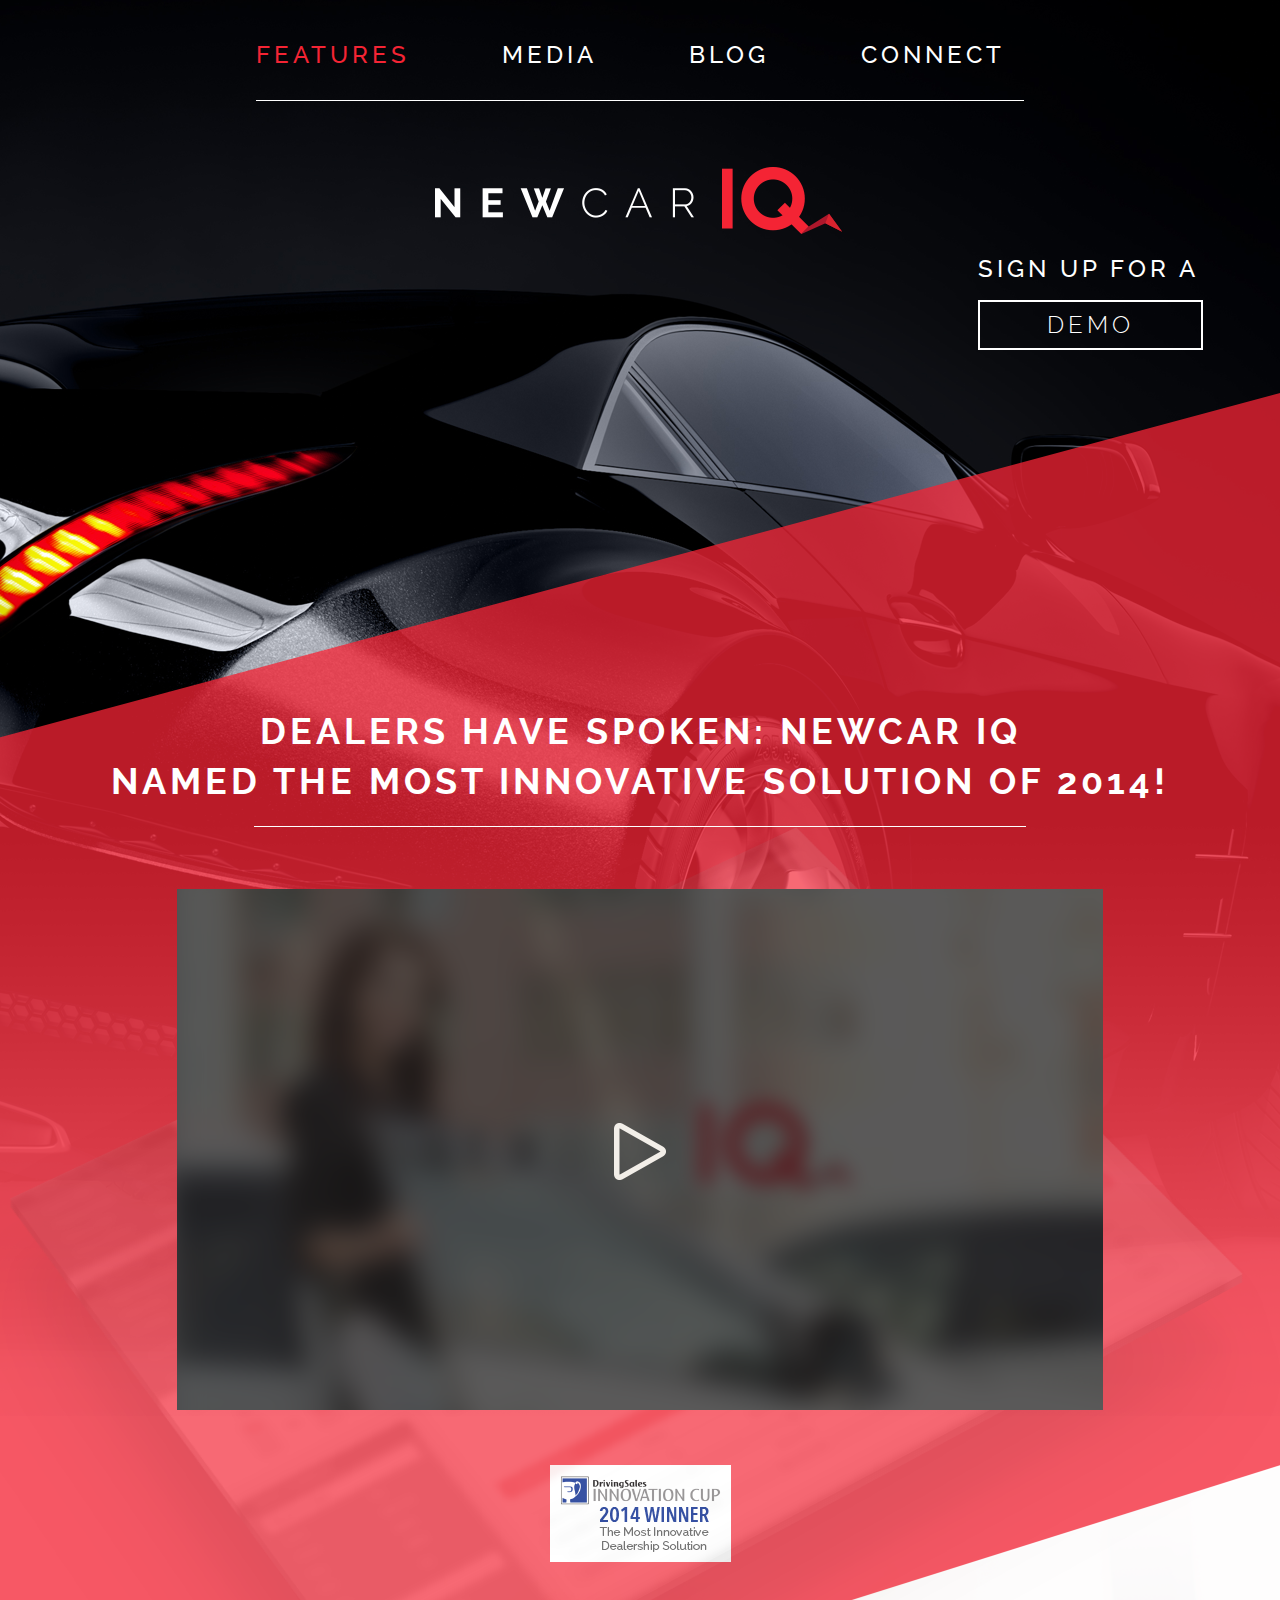
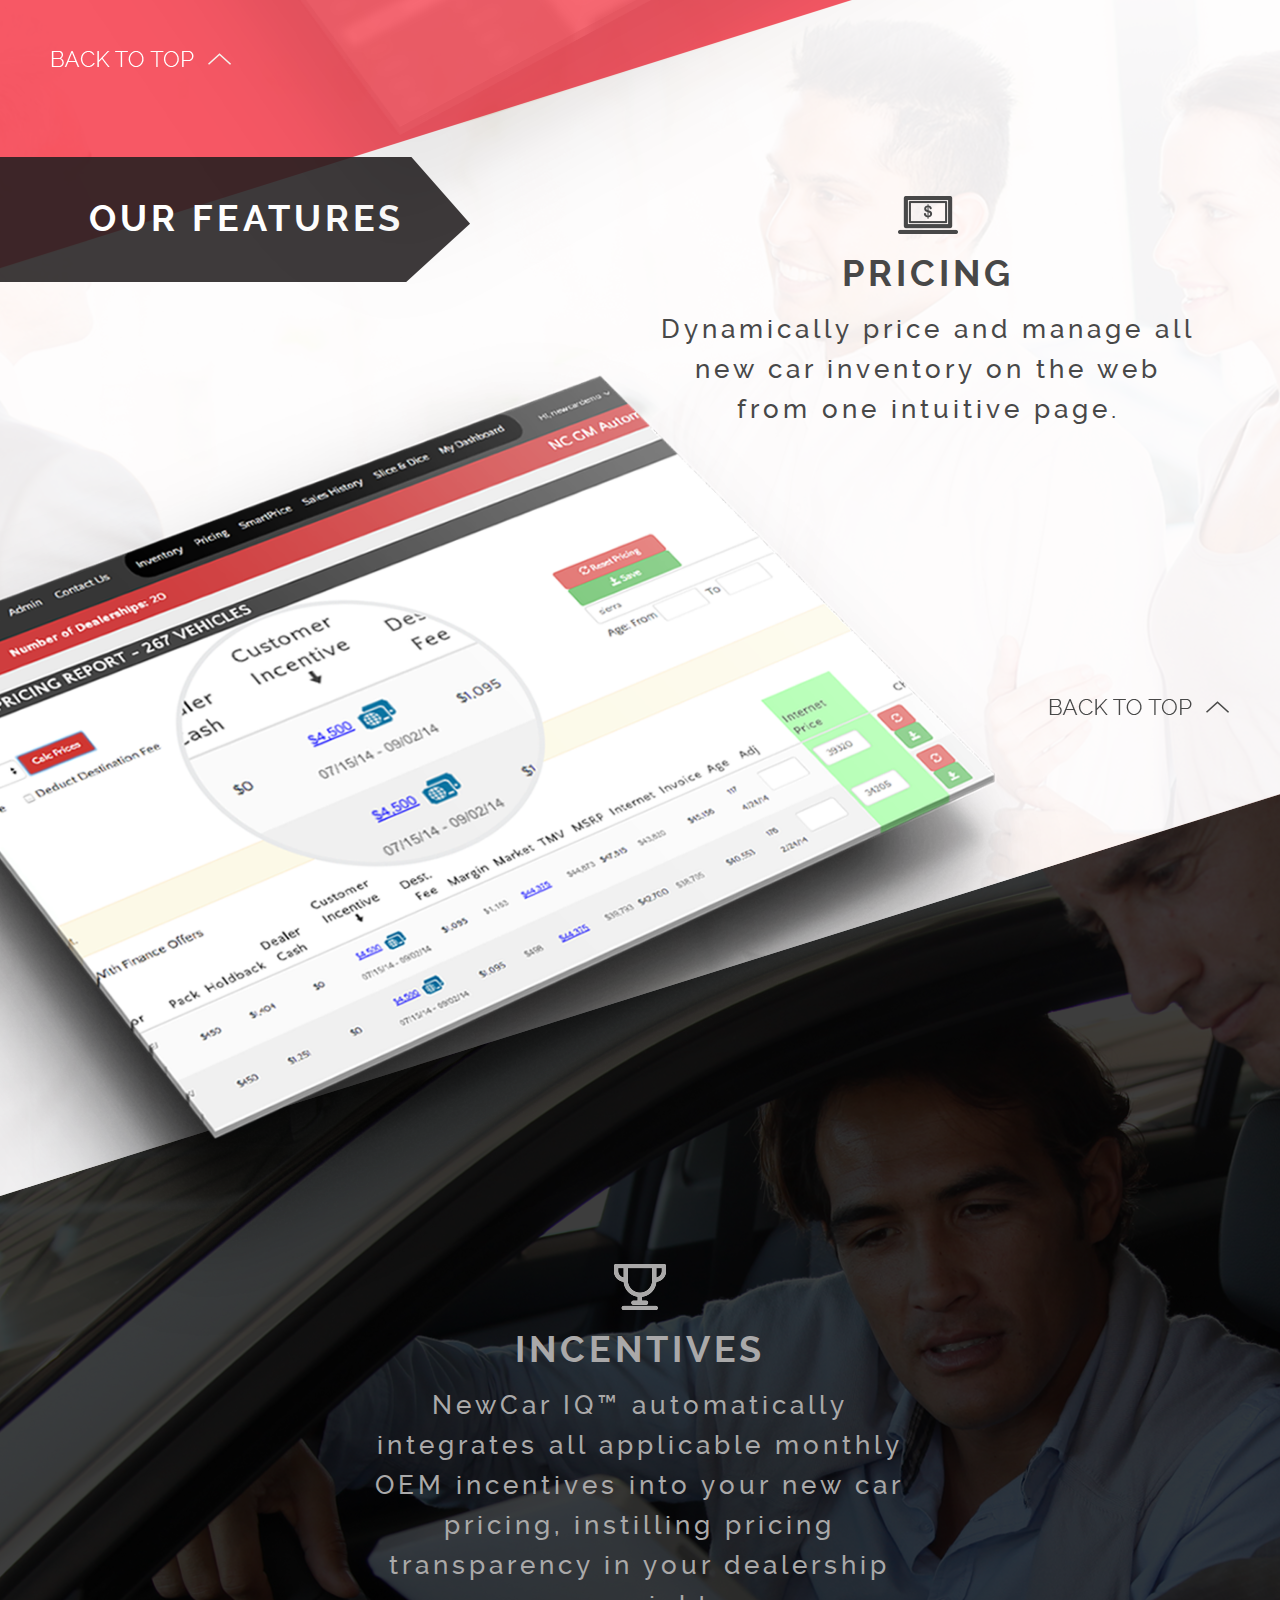
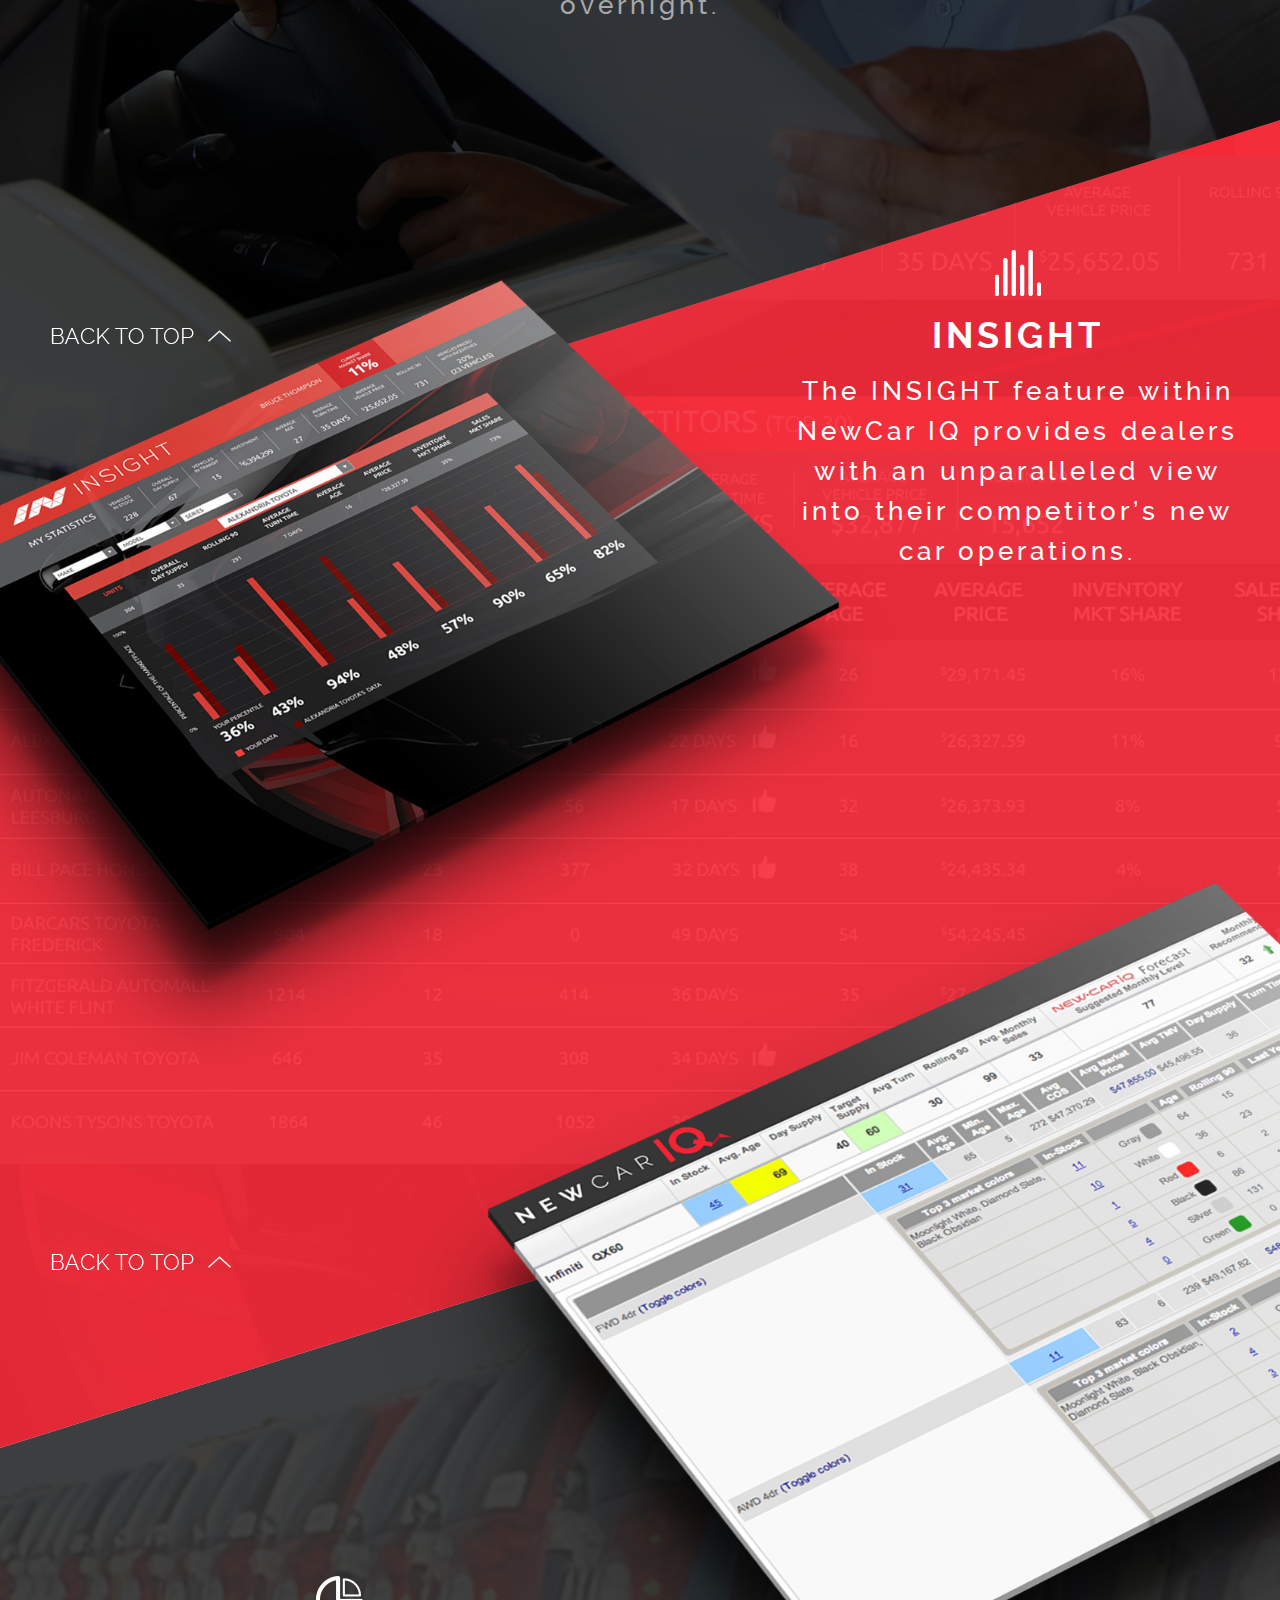
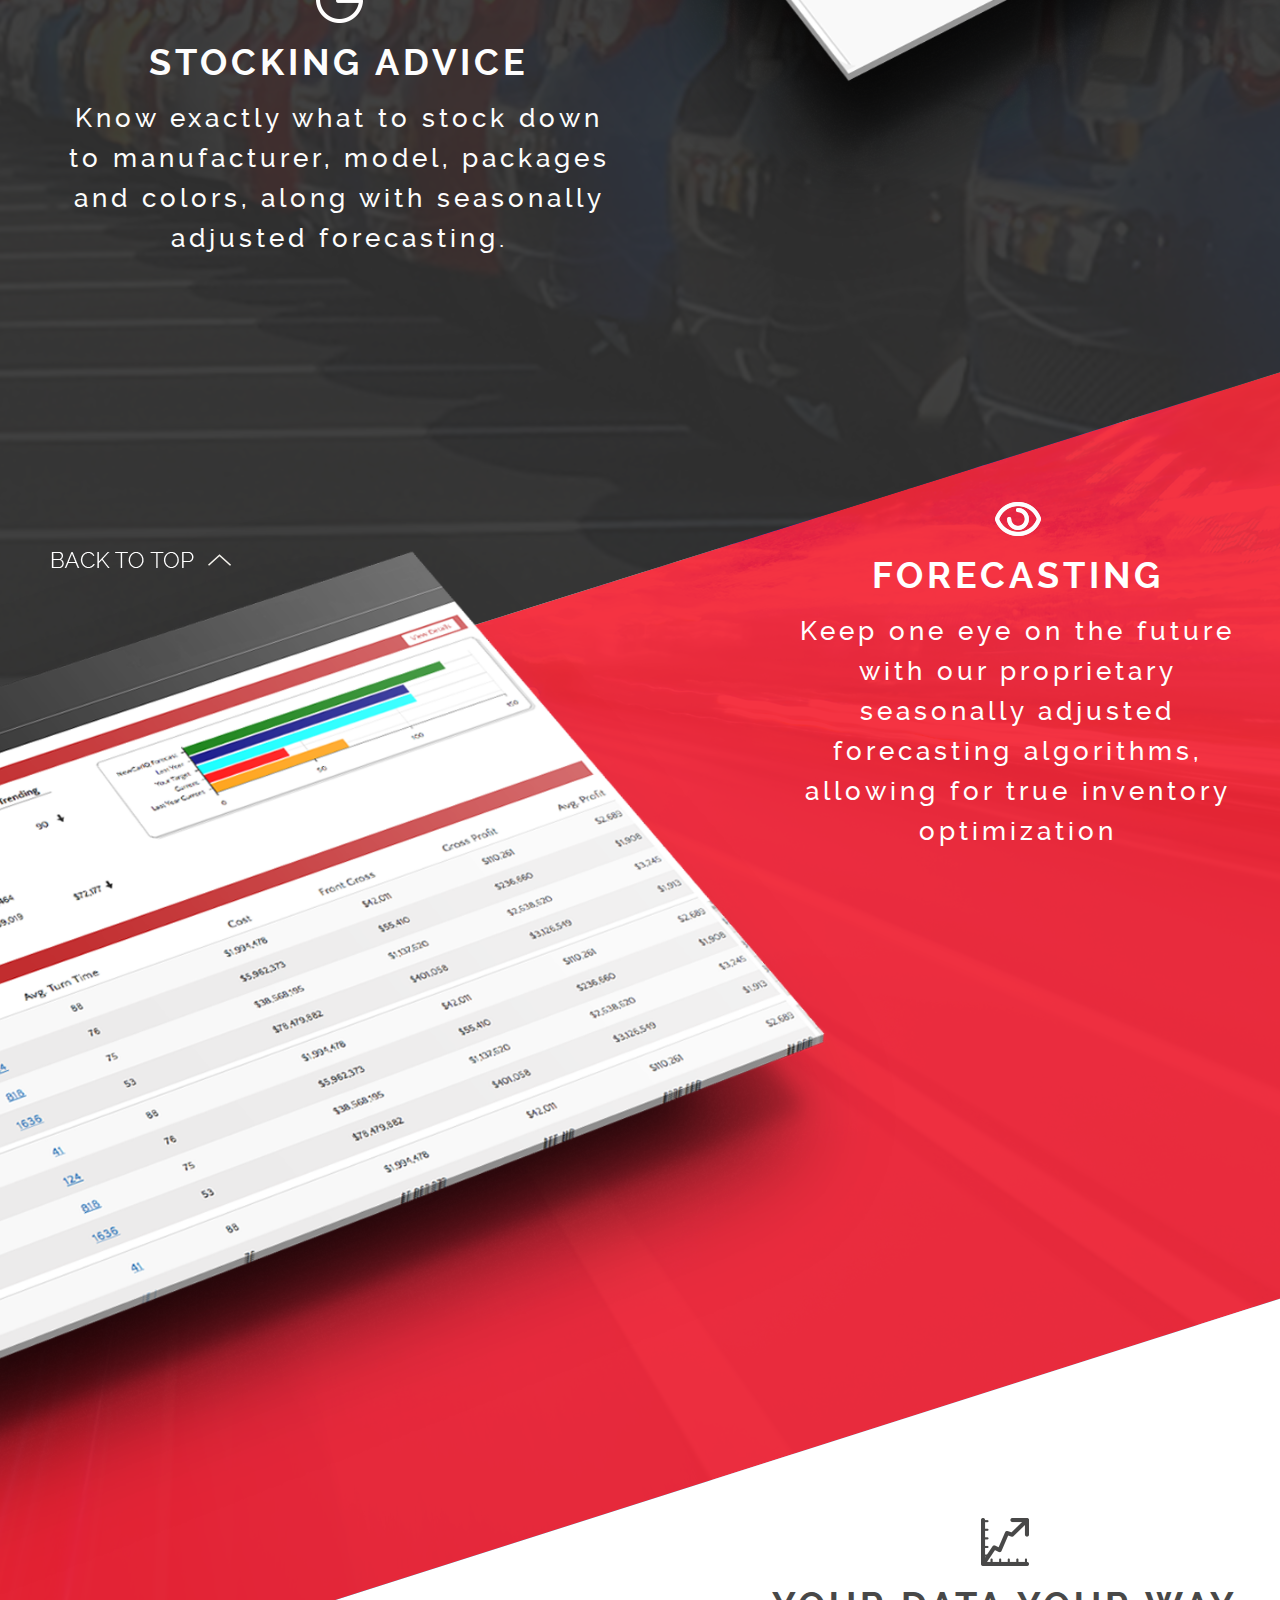
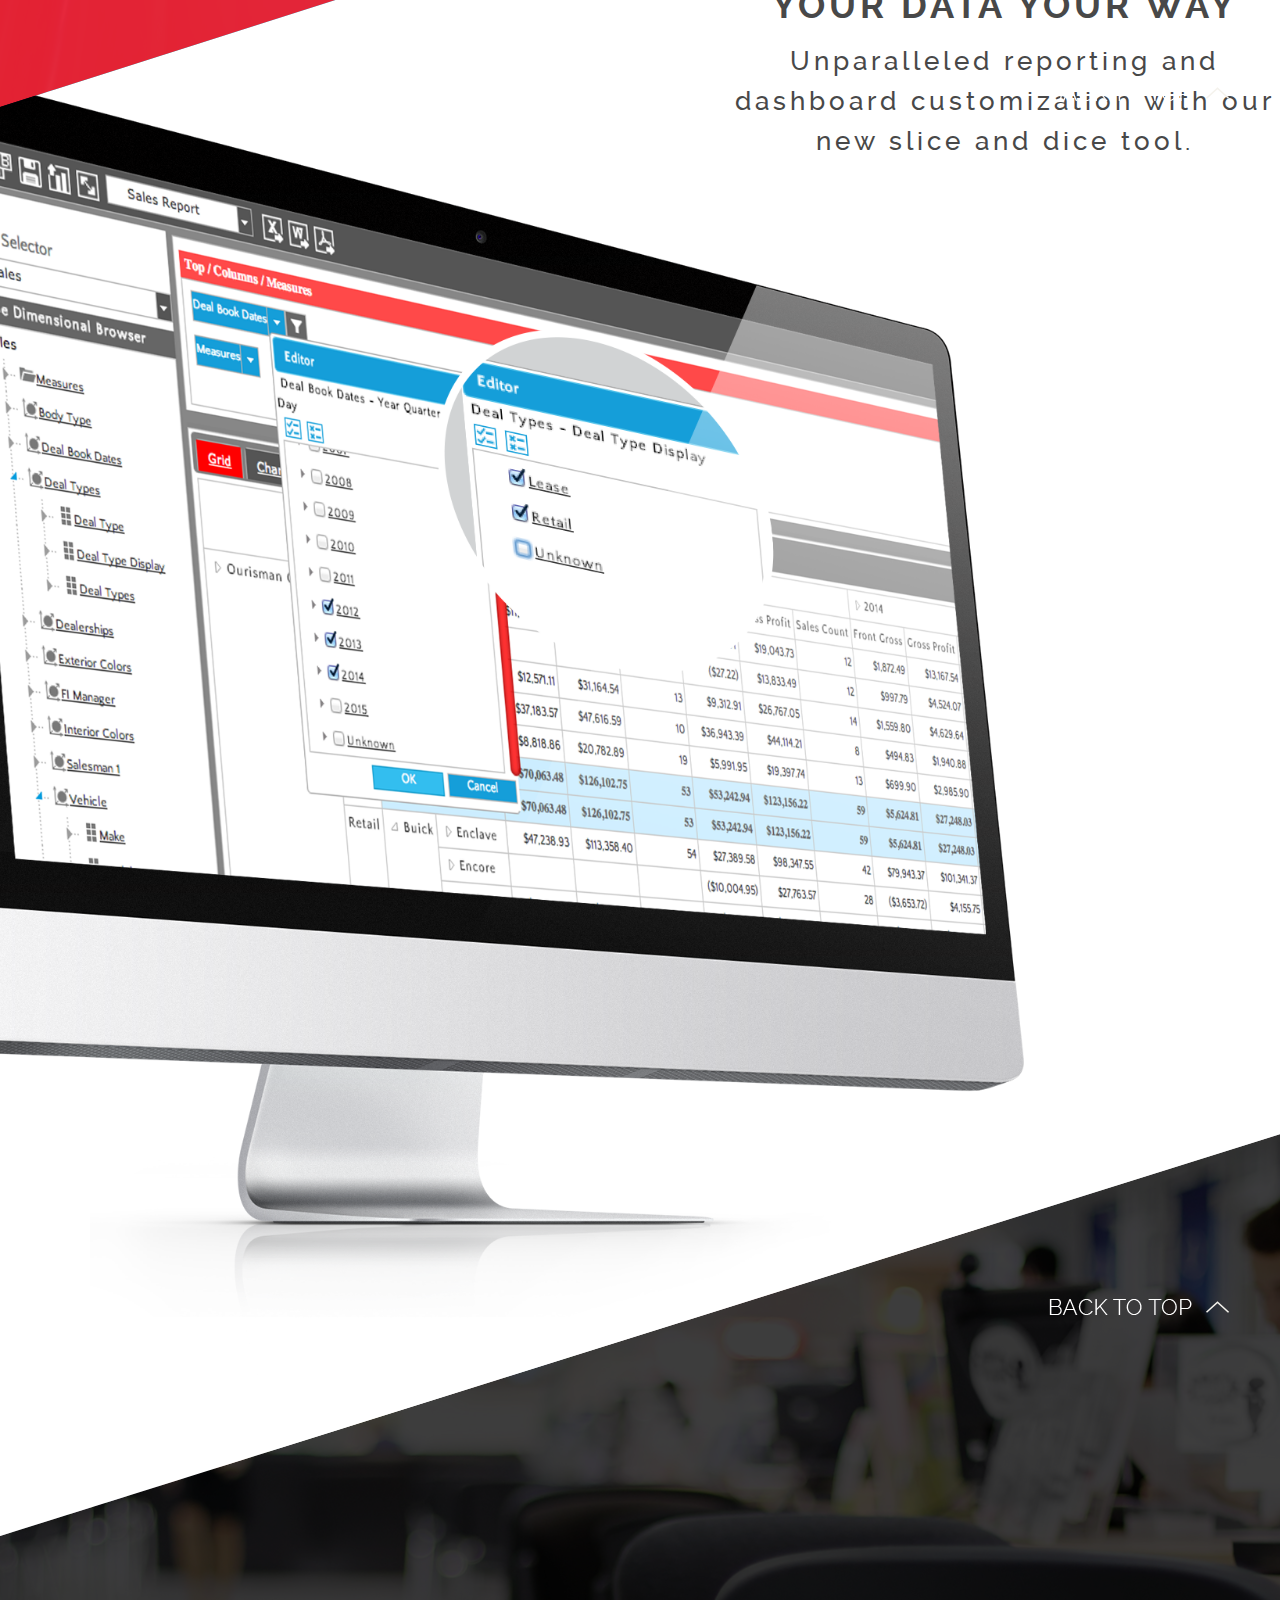
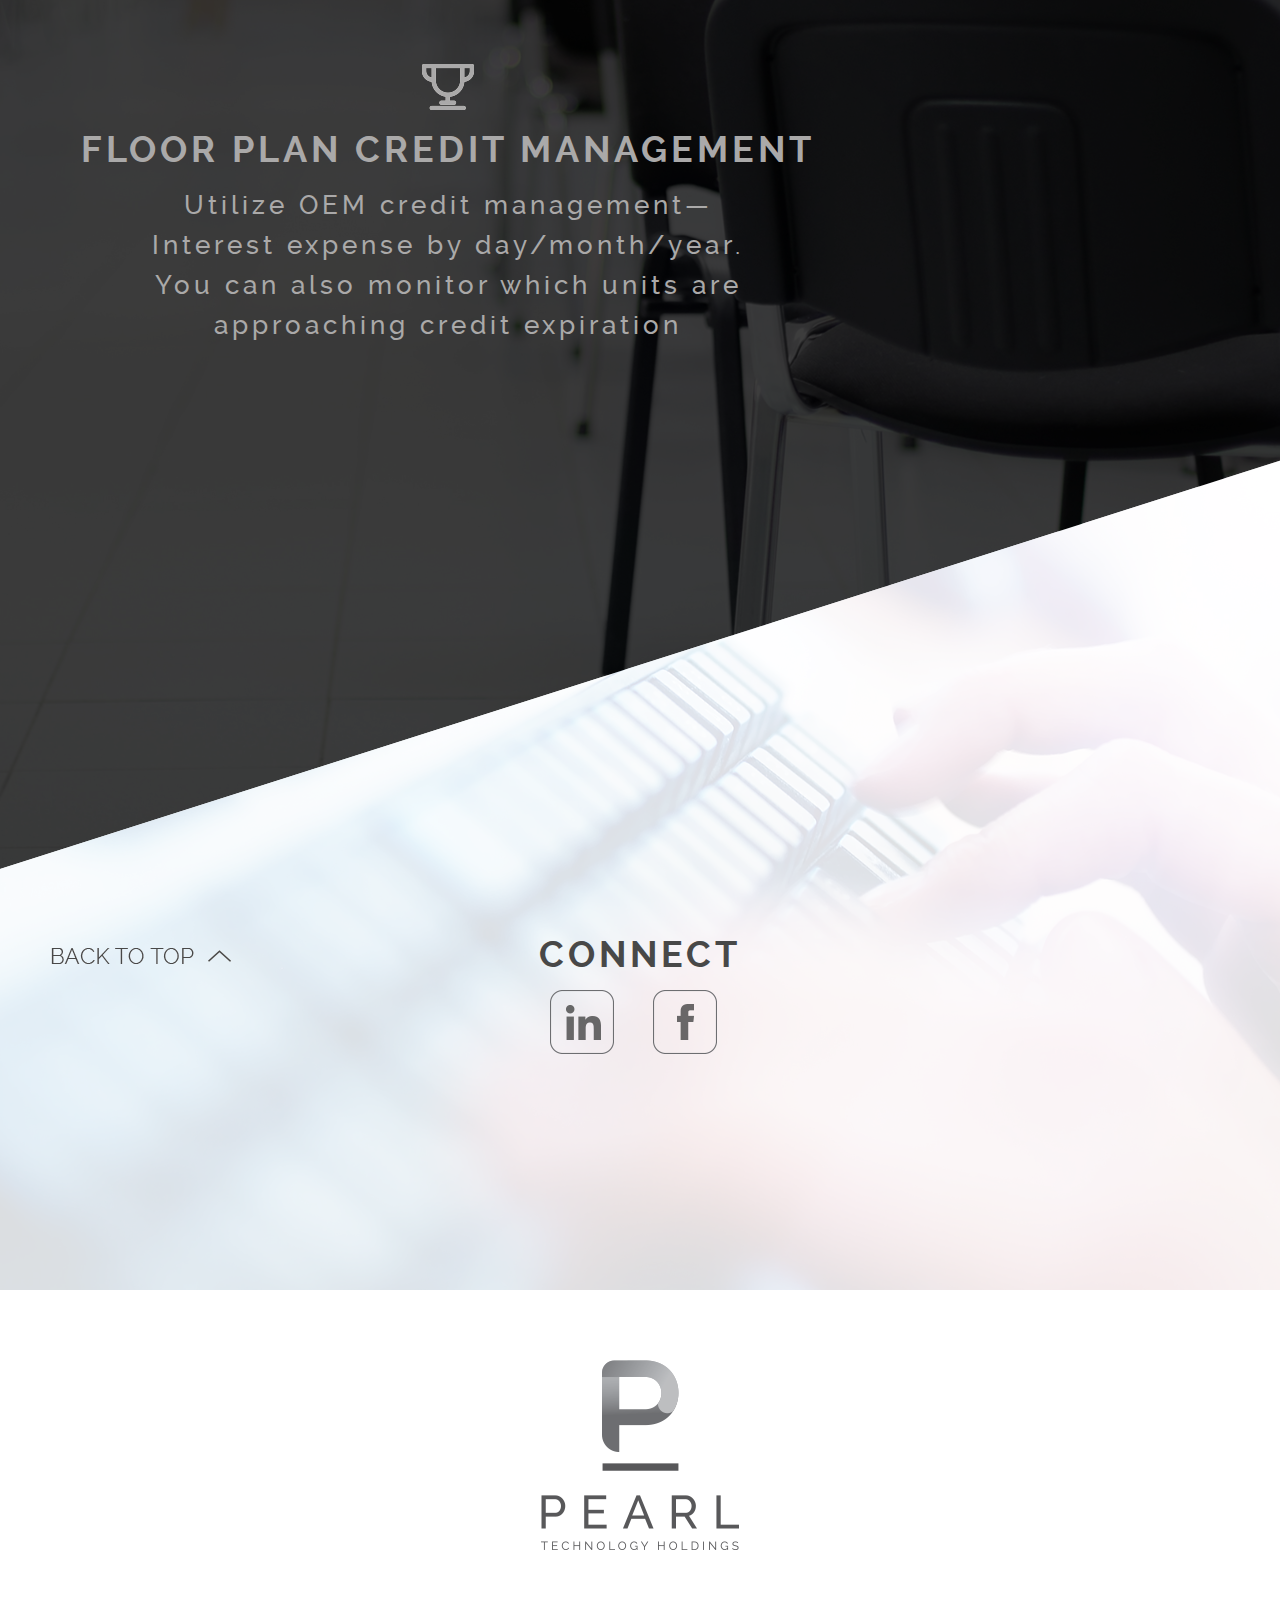
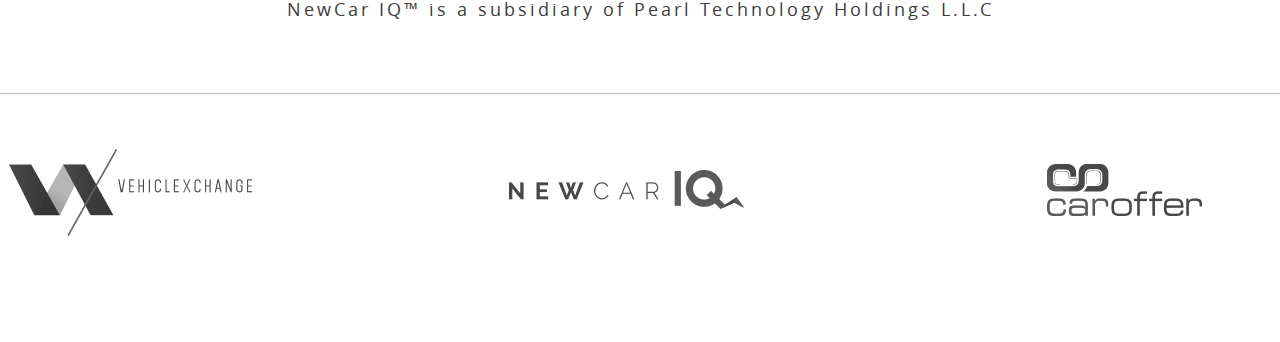
<file: index.html>
﻿<!doctype html> 
<html> 
  <head> 
    <title>Website Name</title>
    <meta charset="utf-8">
    <meta name="viewport" content="width=device-width">
    <link rel="stylesheet" type="text/css" href="css/styles.css">
    <link rel="stylesheet" type="text/css" href="css/fonts.css">
    <link rel="stylesheet" type="text/css" href="css/responsive.css">
    <script type="text/javascript" src="js/html5.js"></script>
    
  </head>
  <body>
  
    <div class="wrapper">
	
		<header>
            <div class="container">
            	<nav>
                  	<div class="nav-head-line"> <span>Menu</span> <i >&amp;</i> </div>
                	<ul  class="drop-down">
                    	<li><a class="active" id="features" href="#">FEATURES</a>
                        	<ul class="drop-down1">
                            	<li><a href="#pricing">PRICING</a></li>
                                <li><a href="#incentives">INCENTIVES</a></li>
                                <li><a href="#insight">INSIGHT</a></li>
                                <li><a href="#advice">STOCKING ADVICE</a></li>
                                <li><a href="#forecasting">FORECASTING</a></li>
                                <li><a href="#datablock">YOUR DATA, YOUR WAY</a></li>
                                <li><a href="#management">FLOOR PLAN MANAGEMENT</a></li>
                            </ul>
                        </li>
                        <li><a href="media_page.html">MEDIA</a></li>
                        <li><a href="blog.html">BLOG</a></li>
                        <li><a href="connect.html">CONNECT</a></li>
                    </ul>
                </nav>
                <h1 class="logo"><a href="#"><img src="images/logo.png" alt="logo"></a></h1>
                <div class="signup">
                	<h3>SIGN UP FOR A</h3>
                    <a href="#">DEMO</a>
                    <div class="signup-block">
                    	<iframe src="http://go.pardot.com/l/62072/2014-11-06/qp" width="100%" height="300" type="text/html" frameborder="0" allowTransparency="true" style="border: 0"></iframe>
                        <span id="close"><img src="images/close-btn.png" alt="close"></span>
                        <strong><img src="images/right-arrow.png" alt="arrow"></strong>
                    </div>
                </div>
            </div>
        </header>
        <!-- /header -->
        
       <div class="main">
       		<div class="main1"></div>    
        	<div class="top-bg"></div>
        	<div class="solution-block">
                <div class="container">
                    <h3>DEALERS HAVE SPOKEN: NEWCAR IQ <br> NAMED THE MOST INNOVATIVE SOLUTION OF 2014!</h3>
                    <div class="video-block">
                        <img src="images/video-img1.png" alt="video-image">
                        <a href="#" class="play-icon"><img src="images/play-icon.png" alt="play-icon"></a>
                    </div>
                </div>
            </div>
            <div class="bottom-bg">
                <div class="container">
                    <img src="images/innov-icon.png" alt="innovation-icon">
                    <a href="#" class="backtotop-icon backtotop-icon5"><img src="images/back-to-top1.png" alt="back-to-top"></a>
                </div>
            	<div class="heading"><h2>OUR FEATURES</h2></div>
            </div>
         </div>
         
            <div class="pricing-block">
            	<div class="container">
                    <div class="content content7" id="pricing">
                        <img src="images/pricing-icon.png" alt="price-icon">
                        <h3>PRICING</h3>
                        <p>Dynamically price and manage all new car inventory on the web from one intuitive page. </p>
                    </div>
                </div>
                <a href="#" class="backtotop-icon backtotop-icon1"><img src="images/back-to-top2.png" alt="back-to-top"></a>
            </div>
        
       		<div class="incentives-block">
                <div class="image1"><img src="images/pricing-img1.png" alt="price-img"></div>
            	<div class="container">
                	<div class="content content1" id="incentives">
                    	<img src="images/incentives-icon.png" alt="price-icon">
                    	<h3>INCENTIVES</h3>
                        <p>NewCar IQ&trade; automatically integrates all applicable monthly OEM incentives into your new car pricing, instilling pricing transparency in your dealership overnight. </p>
                    </div>
                </div>
            </div>
            
            <div class="insight-block">
                <a href="#" class="backtotop-icon backtotop-icon7"><img src="images/back-to-top1.png" alt="back-to-top"></a>
                <div class="image2"><img src="images/image2.png" alt="price-img"></div>
            	<div class="container">
                	<div class="content content2" id="insight">
                    	<img src="images/insight-icon.png" alt="price-icon">
                    	<h3>INSIGHT</h3>
                        <p>The INSIGHT feature within NewCar IQ provides dealers with an unparalleled view into their competitor’s new car operations.</p>
                    </div>
                </div>
            </div>
            
            <div class="advice-block">
                <a href="#" class="backtotop-icon backtotop-icon2"><img src="images/back-to-top1.png" alt="back-to-top"></a>
                <div class="image3"><img src="images/image3.png" alt="price-img"></div>
            	<div class="container">
                	<div class="content content3" id="advice">
                    	<img src="images/advice-icon.png" alt="price-icon">
                    	<h3>STOCKING ADVICE</h3>
                        <p>Know exactly what to stock down to manufacturer, model, packages and colors, along with seasonally adjusted forecasting. </p>
                    </div>
                </div>
            </div>
            
            <div class="insight-block forecast-block">
                <a href="#" class="backtotop-icon backtotop-icon3"><img src="images/back-to-top1.png" alt="back-to-top"></a>
                <div class="image2 image5"><img src="images/image4.png" alt="price-img"></div>
            	<div class="container">
                	<div class="content content2 content4" id="forecasting">
                    	<img src="images/forecast-icon.png" alt="price-icon">
                    	<h3>FORECASTING</h3>
                        <p>Keep one eye on the future with our proprietary seasonally adjusted forecasting algorithms, allowing for true inventory optimization  </p>
                    </div>
                </div>
                <a href="#" class="backtotop-icon backtotop-icon1 backtotop-icon10"><img src="images/back-to-top1.png" alt="back-to-top"></a>
            </div>
            
            
            
            <div class="yourway-block">
                <div class="image4"><img src="images/image5.png" alt="price-img"></div>
            	<div class="container">
                	<div class="content content5" id="datablock">
                    	<img src="images/yourway-icon.png" alt="price-icon">
                    	<h3>YOUR DATA YOUR WAY</h3>
                        <p>Unparalleled reporting and dashboard customization with our new slice and dice tool.  </p>
                    </div>
                </div>
            </div>
            
            <div class="advice-block management-block">
            	<div class="container">
                	<div class="content content3" id="management">
                    	<img src="images/incentives-icon.png" alt="price-icon">
                    	<h3>FLOOR PLAN CREDIT MANAGEMENT</h3>
                        <p>Utilize OEM credit management— Interest expense by day/month/year. You can also monitor which units are approaching credit expiration  </p>
                    </div>
                </div>
                <a href="#" class="backtotop-icon backtotop-icon4"><img src="images/back-to-top1.png" alt="back-to-top"></a>
            </div>
            
            <div class="connect-block">
            	<div class="container">
                	<div class="content content6">
                    	<h3>CONNECT</h3>
                        <ul>
                        	<li><a href="#"><img src="images/linkedin-icon.png" alt="linkedin-icon"></a></li>
                            <li><a href="#"><img src="images/fb-icon.png" alt="facebook-icon"></a></li>
                        </ul>
                    </div>
                </div>
                <a href="#" class="backtotop-icon backtotop-icon6"><img src="images/back-to-top2.png" alt="back-to-top"></a>
            </div>
        
        
   
        
        <div class="main">
            <div class="container">
            	
            </div>
        </div>
        <!-- /main -->
		
        <footer>
            <div class="container">
                <div class="pearlLogo">
                  <figure><a href="#"><img src="images/pearl-logo.png" alt="pearl-logo"></a></figure>
                  <p>NewCar IQ&trade; is a subsidiary of Pearl Technology Holdings L.L.C</p>
                </div> 
                <div class="footerLogo">
                    <ul>
                        <li><a href="#"><img src="images/vehiclexchange-logo.png" alt="vehiclexchange-logo"></a></li>
                        <li><a href="#"><img src="images/newcarIQ-footer-logo.png" alt="newcarIQ-footer-logo"></a></li>
                        <li><a href="#"><img src="images/caroffer.png" alt="caroffer"></a></li>
                    </ul>
                </div>
            </div>
        </footer>
        <!-- /footer -->
		
    </div>
    <!-- /container -->
	
	<!--JS-->
      <script type="text/javascript" src="http://code.jquery.com/jquery-1.7.1.min.js"></script>

	<!-- <script type="text/javascript" src="js/jquery-1.7.min.js"></script> -->
	<script type="text/javascript" src="js/respond.src.js"></script>
      	<script type="text/javascript" src="js/main.js"></script>

    </body>
</html>
</file>
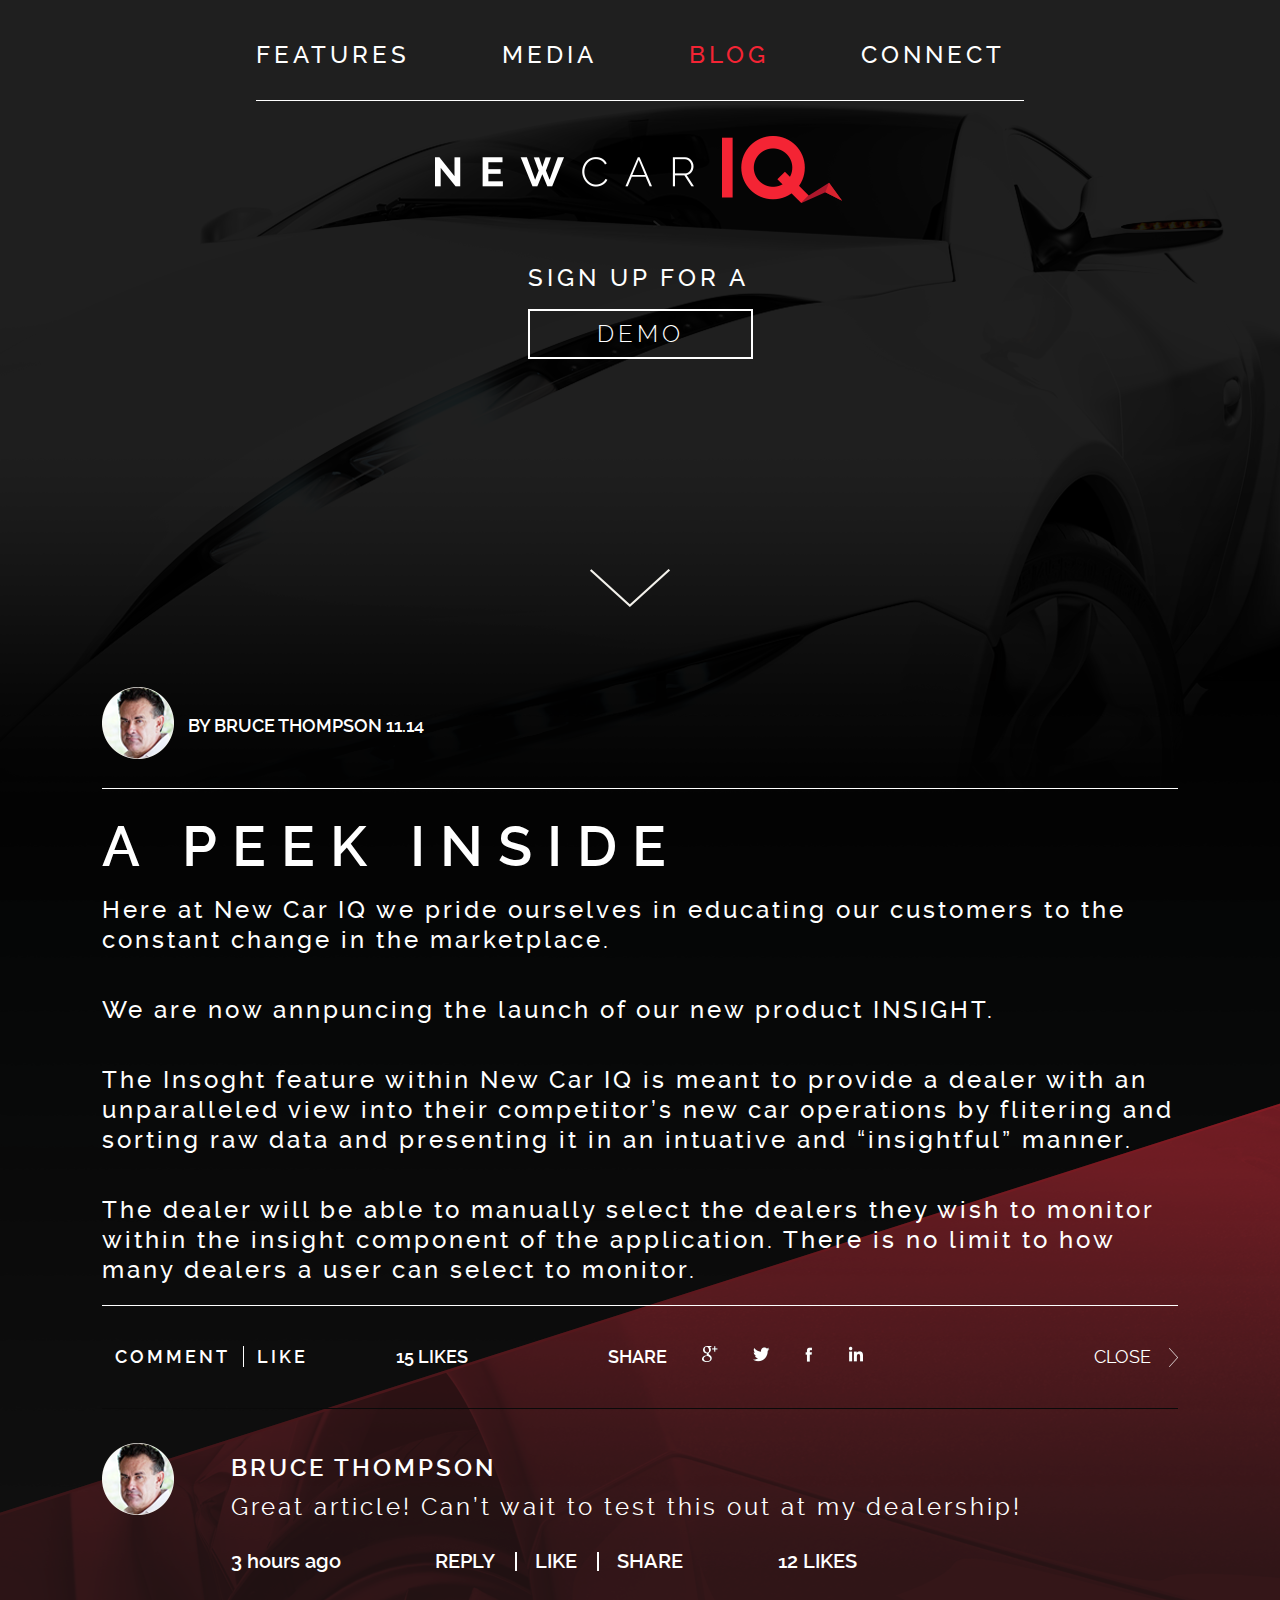
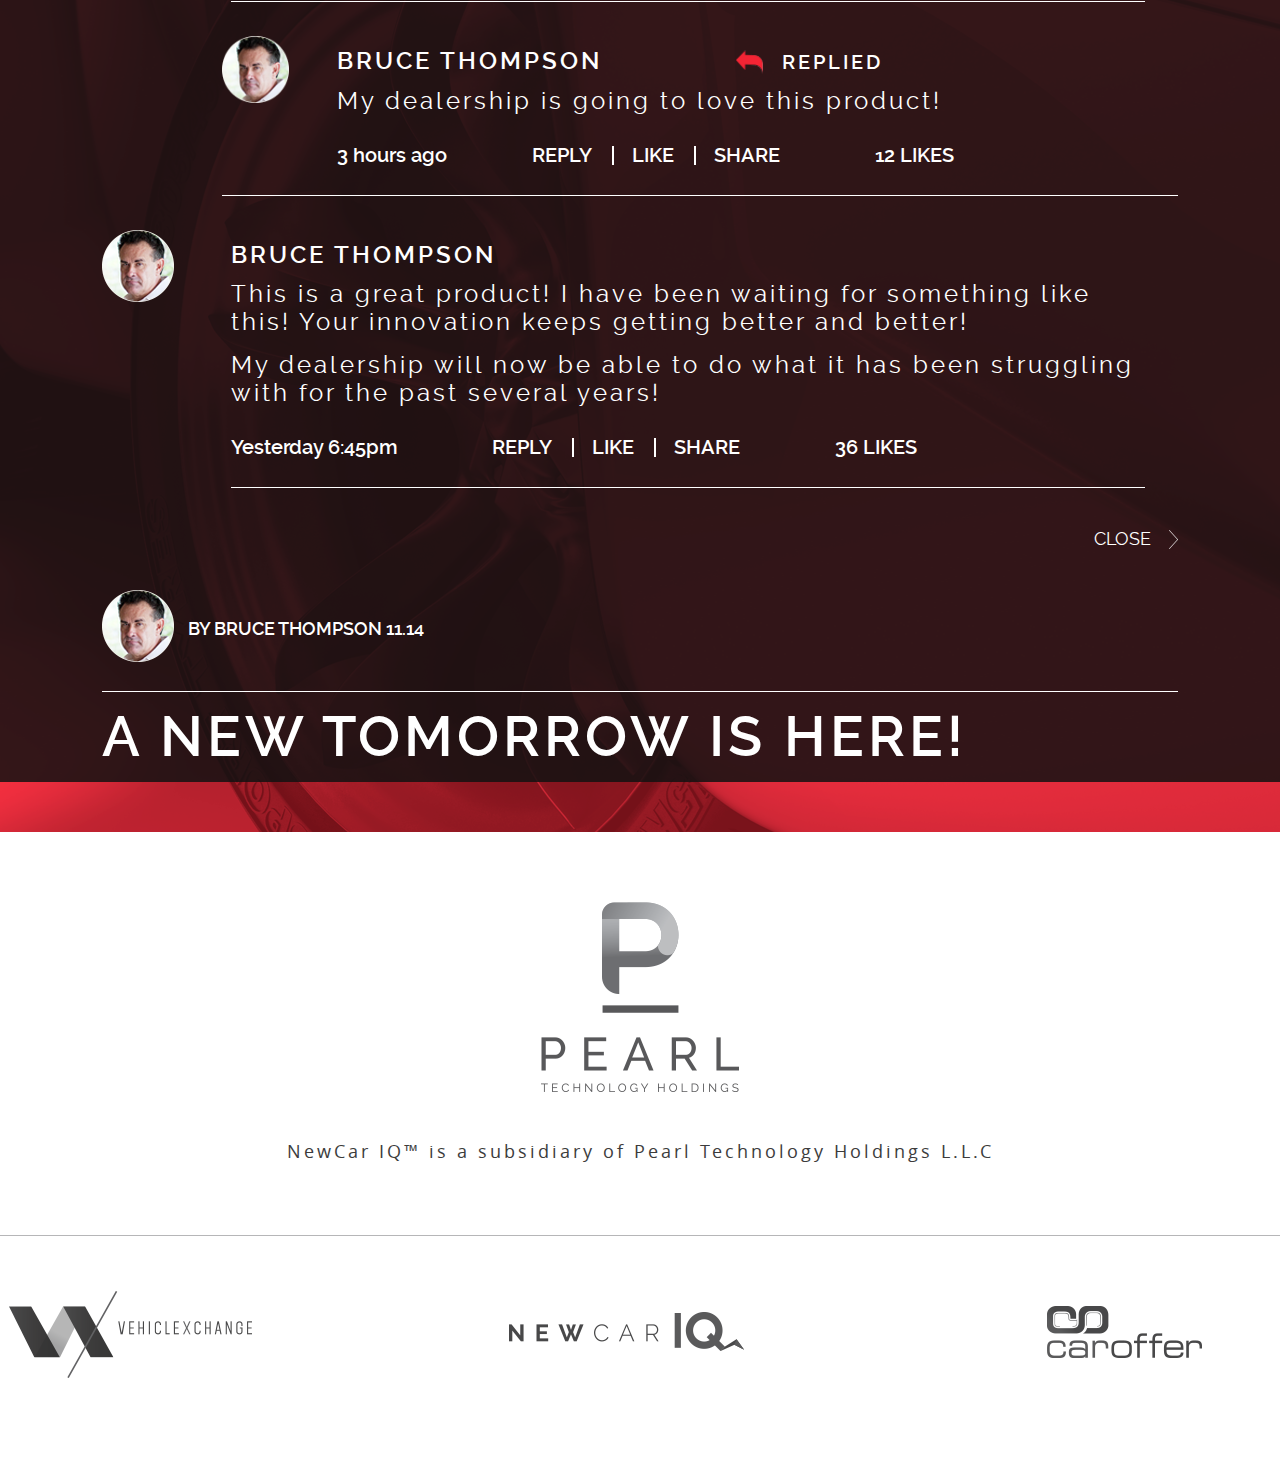
<file: blog.html>
﻿<!doctype html> 
<html> 
  <head> 
    <title>Website Name</title>
    <meta charset="utf-8"> 
    <link rel="stylesheet" type="text/css" href="css/styles.css">
    <link rel="stylesheet" type="text/css" href="css/fonts.css">
    <link rel="stylesheet" type="text/css" href="css/responsive.css">
    <script type="text/javascript" src="js/html5.js"></script>
  </head>
  <body>
  
    <div class="wrapper wrapper2">
	
		<header>
            <div class="container">
            	<nav>
                  	<div class="nav-head-line"> <span>Menu</span> <i >&amp;</i> </div>
                	<ul  class="drop-down">
                    	<li><a id="features" href="index.html">FEATURES</a>
                        	<ul class="drop-down1">
                            	<li><a href="index.html#pricing">PRICING</a></li>
                                <li><a href="index.html#incentives">INCENTIVES</a></li> 
                                <li><a href="index.html#insight">INSIGHT</a></li>
                                <li><a href="index.html#advice">STOCKING ADVICE</a></li>
                                <li><a href="index.html#forecasting">FORECASTING</a></li>
                                <li><a href="index.html#datablock">YOUR DATA, YOUR WAY</a></li>
                                <li><a href="index.html#management">FLOOR PLAN MANAGEMENT</a></li>
                            </ul>
                        </li>
                        <li><a href="media_page.html">MEDIA</a></li>
                        <li><a class="active" href="blog.html">BLOG</a></li>
                        <li><a href="connect.html">CONNECT</a></li>
                    </ul>
                </nav>
                <h1 class="logo logo1"><a href="#"><img src="images/logo.png" alt="logo"></a></h1>
                <div class="signup signup1">
                	<h3>SIGN UP FOR A</h3>
                    <a href="#">DEMO</a>
                    <div class="signup-block signup-block1">
                    	<iframe src="http://go.pardot.com/l/62072/2014-11-06/qp" width="100%" height="300" type="text/html" frameborder="0" allowTransparency="true" style="border: 0"></iframe>
                        <span id="close"><img src="images/close-btn.png" alt="close"></span>
                        <strong><img src="images/right-arrow.png" alt="arrow"></strong>
                    </div>
                </div>
            </div>
        </header>
        <!-- /header -->
		
        <!-- /main -->
        
        <div class="blogBlock">
        	<div class="container">
            <div class="blogPart">
            <div class="blogarrow">
            	<a href="#"><img src="images/blog-arrow.png" alt="blog-arrow"></a>
            </div>
            <div class="blogDetails">
            	<figure><img src="images/newspost-img.png" alt="newspost"></figure>
                <span>BY BRUCE THOMPSON 11.14</span>
            </div>
                <div class="newsContentBlock blogContentBlock">
                	<h4>A PEEK INSIDE</h4>
                    <p>Here at New Car IQ we pride ourselves in educating our customers to the constant change in the marketplace.</p>
                    <p>We are now annpuncing the launch of our new product INSIGHT.</p>
                    <p>The Insoght feature within New Car IQ is meant to provide a dealer with an unparalleled view into their competitor’s new car operations by flitering and sorting raw data and presenting it in an intuative and 
“insightful” manner.</p>
					<p>The dealer will be able to manually select the dealers they wish to monitor within the insight component of the application. There is no limit to how many dealers a user can select to monitor.</p>
                </div>
                <div class="insightLinkBlock blogLinkBlock">
                	<div class="newsCommentLink blogCommentLink">
                    	<ul>
                        	<li><a href="#">COMMENT</a></li>
                            <li><a href="#">LIKE</a></li>
                        </ul>
                        <span>15 LIKES</span>
                    </div>
                    <div class="newsShareLink blogShareLink">
                    	<span>SHARE</span>
                    	<ul>	
                        	
                        	<li><a href="#"><img src="images/blog-google+.png" alt="google+"></a></li>
                            <li><a href="#"><img src="images/blog-twitter.png" alt="blog-twitter"></a></li>
                            <li><a href="#"><img src="images/blog-facebook.png" alt="blog-facebook"></a></li>
                            <li><a href="#"><img src="images/blog-in.png" alt="blog-in"></a></li>
                        </ul>
                    </div>
                    <div class="close">
                    	<a href="#">CLOSE</a>
                    </div>
                </div> 
                <div class="newsPostBlock blogPostBlock">
                    <div class="newsPost">
                    	<div class="newsPostImg">
                        	<figure><img src="images/newspost-img.png" alt="newspost-img"></figure>
                        </div>
                        <div class="newsPostPara blogPostPara">
                        	<h5>BRUCE THOMPSON</h5>
                            <p>Great article! Can’t wait to test this out at my dealership!</p>
                            <span>3 hours ago</span>
                            <ul>
                            	<li><a href="#">REPLY</a></li>
                                <li><a href="#">LIKE</a></li>
                                <li><a href="#">SHARE</a></li>
                            </ul>
                            <strong>12 LIKES</strong>
                        </div>
                    </div>
                    <div class="newsPost newsPost1 blogPost1">
                    	<div class="newsPostImg">
                        	<figure><img src="images/newspost-img.png" alt="newspost-img"></figure>
                        </div>
                        <div class="newsPostPara blogPostPara">
                        	<h5>BRUCE THOMPSON <span><a href="#">REPLIED</a></span></h5>
                            <p>My dealership is going to love this product!</p>
                            <span>3 hours ago</span>
                            <ul>
                            	
                            	<li><a href="#">REPLY</a></li>
                                <li><a href="#">LIKE</a></li>
                                <li><a href="#">SHARE</a></li>
                                
                            </ul>
                            <strong>12 LIKES</strong>
                        </div>
                    </div>
                    <div class="newsPost">
                    	<div class="newsPostImg">
                        	<figure><img src="images/newspost-img.png" alt="newspost-img"></figure>
                        </div>
                         <div class="newsPostPara blogPostPara">
                        	<h5>BRUCE THOMPSON</h5>
                            <p>This is a great product! I have been waiting for something like this! Your innovation keeps getting better and better!</p>
                            <p>My dealership will now be able to do what it has been struggling with for the past several years!</p>
                            <span>Yesterday 6:45pm</span>
                            <ul>
                            	<li><a href="#">REPLY</a></li>
                                <li><a href="#">LIKE</a></li>
                                <li><a href="#">SHARE</a></li>
                            </ul>
                            <strong>36 LIKES</strong>
                        </div>
                    </div>
                    
                </div>
                 <div class="close">
                    	<a href="#">CLOSE</a>
                    </div>
                     <div class="blogDetails">
                      <figure><img src="images/newspost-img.png" alt="newspost"></figure>
                      <span>BY BRUCE THOMPSON 11.14</span>
                    </div>
                    <div class="tommorrow">
                    	<strong>A NEW TOMORROW IS HERE!</strong>
                    </div>
                </div>
            </div>
        </div>
        
        <!-- /footer -->
        <footer>
            <div class="container">
                <div class="pearlLogo">
                  <figure><a href="#"><img src="images/pearl-logo.png" alt="pearl-logo"></a></figure>
                  <p>NewCar IQ&trade; is a subsidiary of Pearl Technology Holdings L.L.C</p>
                </div> 
                <div class="footerLogo">
                    <ul>
                        <li><a href="#"><img src="images/vehiclexchange-logo.png" alt="vehiclexchange-logo"></a></li>
                        <li><a href="#"><img src="images/newcarIQ-footer-logo.png" alt="newcarIQ-footer-logo"></a></li>
                        <li><a href="#"><img src="images/caroffer.png" alt="caroffer"></a></li>
                    </ul>
                </div>
            </div>
        </footer>
        <!-- /footer -->
		
    </div>
    <!-- /container -->
	
	<!--JS-->
	<script type="text/javascript" src="js/jquery-1.7.min.js"></script>
	<script type="text/javascript" src="js/main.js"></script>
	<script type="text/javascript" src="js/respond.src.js"></script>
    </body>
</html>
</file>
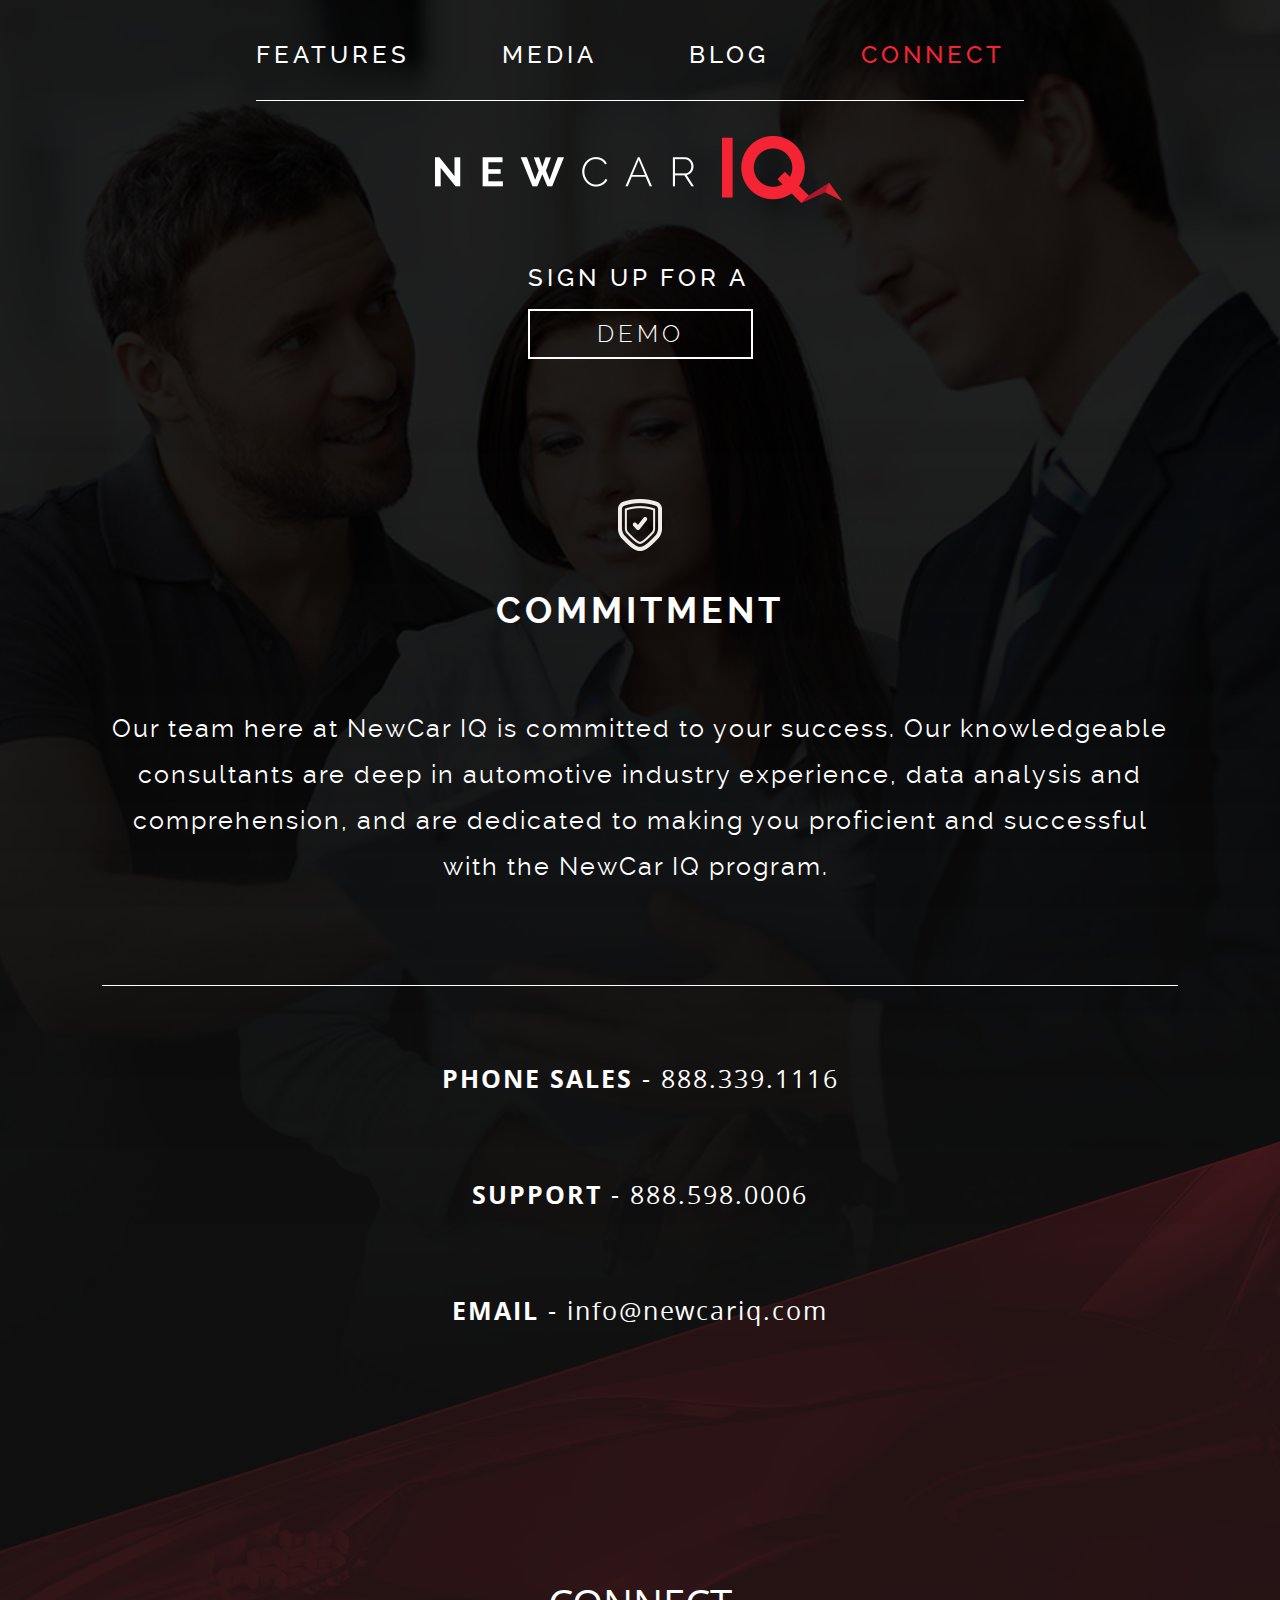
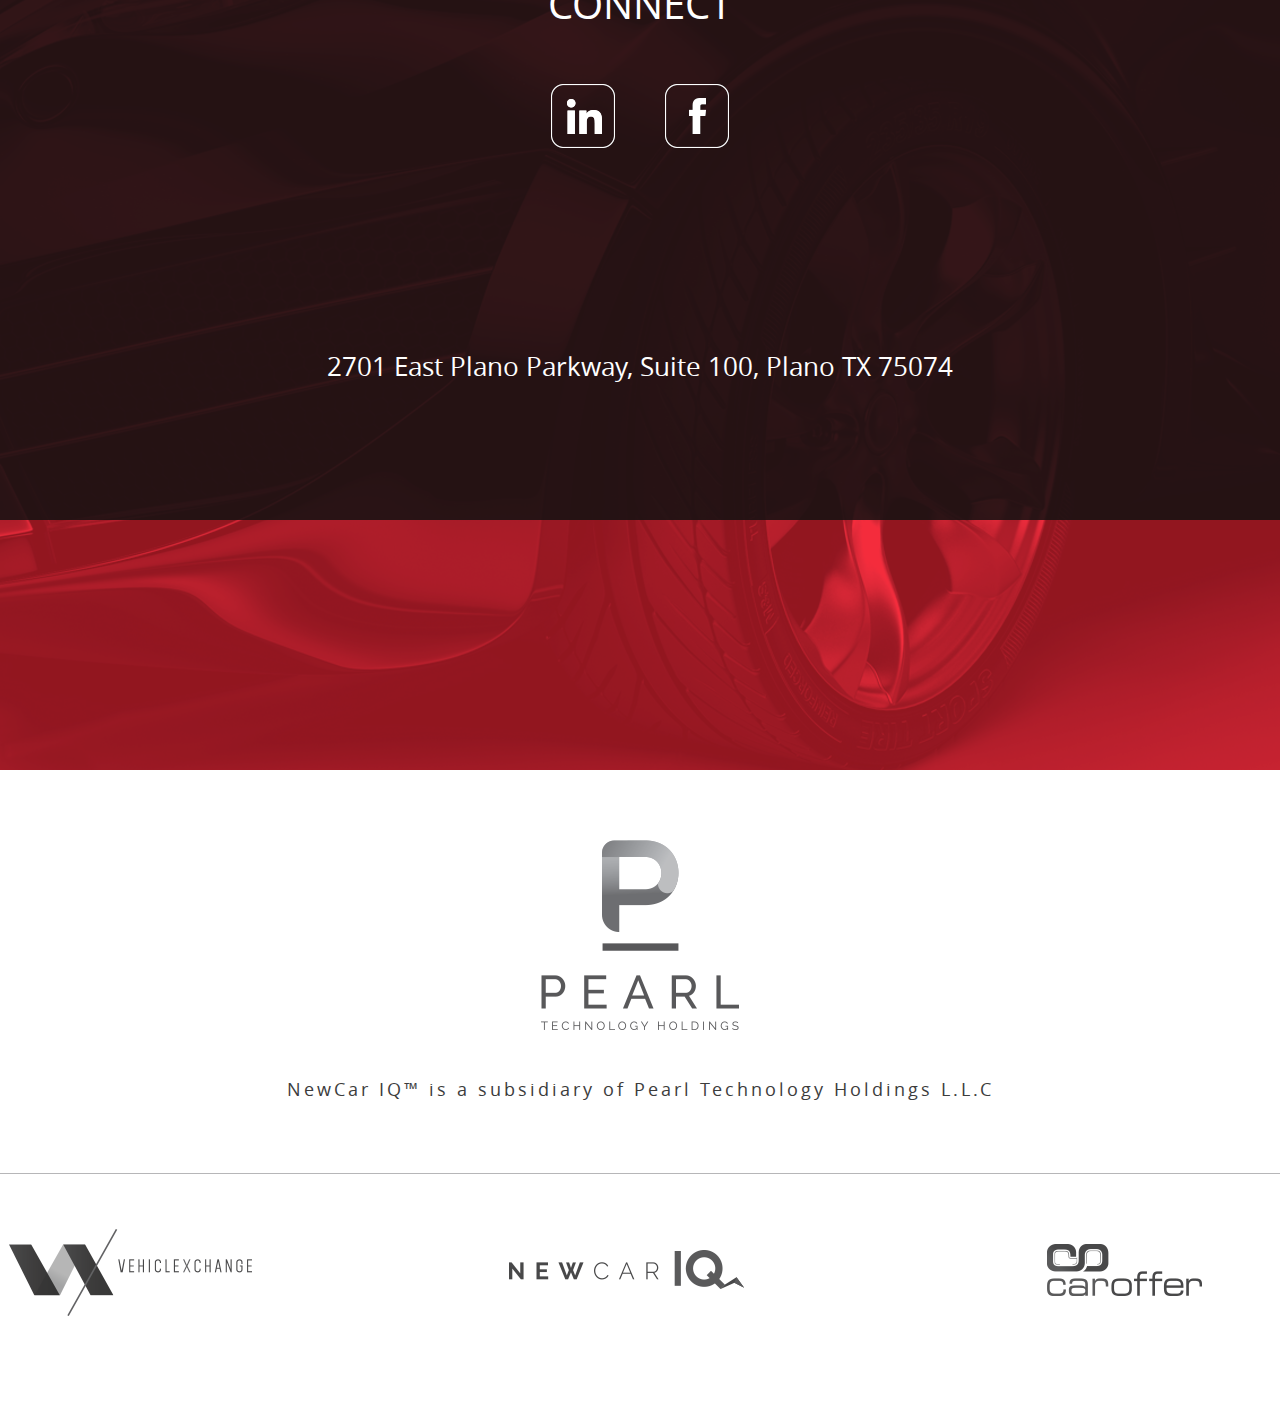
<file: connect.html>
﻿<!doctype html> 
<html> 
  <head> 
    <title>Website Name</title>
    <meta charset="utf-8"> 
    <link rel="stylesheet" type="text/css" href="css/styles.css">
    <link rel="stylesheet" type="text/css" href="css/fonts.css">
    <link rel="stylesheet" type="text/css" href="css/responsive.css">
    <script type="text/javascript" src="js/html5.js"></script>
  </head>
  <body>
  
    <div class="wrapper wrapper3">
	
		<header>
            <div class="container">
            	<nav>
                  	<div class="nav-head-line"> <span>Menu</span> <i >&amp;</i> </div>
                	<ul  class="drop-down">
                    	<li><a id="features" href="index.html">FEATURES</a>
                        	<ul class="drop-down1">
                            	<li><a href="index.html#pricing">PRICING</a></li>
                                <li><a href="index.html#incentives">INCENTIVES</a></li>
                                <li><a href="index.html#insight">INSIGHT</a></li>
                                <li><a href="index.html#advice">STOCKING ADVICE</a></li>
                                <li><a href="index.html#forecasting">FORECASTING</a></li>
                                <li><a href="index.html#datablock">YOUR DATA, YOUR WAY</a></li>
                                <li><a href="index.html#management">FLOOR PLAN MANAGEMENT</a></li>
                            </ul>
                        </li>
                        <li><a href="media_page.html">MEDIA</a></li>
                        <li><a href="blog.html">BLOG</a></li>
                        <li><a class="active" href="connect.html">CONNECT</a></li>
                    </ul>
                </nav>
                <h1 class="logo logo1"><a href="#"><img src="images/logo.png" alt="logo"></a></h1>
                <div class="signup signup1">
                	<h3>SIGN UP FOR A</h3>
                    <a href="#">DEMO</a>
                    <div class="signup-block signup-block1">
                    	<iframe src="http://go.pardot.com/l/62072/2014-11-06/qp" width="100%" height="300" type="text/html" frameborder="0" allowTransparency="true" style="border: 0"></iframe>
                        <span id="close"><img src="images/close-btn.png" alt="close"></span>
                        <strong><img src="images/right-arrow.png" alt="arrow"></strong>
                    </div>
                </div>
            </div>
        </header>
        <!-- /header -->
		
        <!-- /main -->
		
        
        <div class="blogBlock blogBlock1">
        	<div class="container">
              <div class="blogPart">
              	<div class="commitment">
                	<span><img src="images/commetment.png" alt="commentment"></span>
                	<h4>COMMITMENT</h4>
                    <p>Our team here at NewCar IQ is committed to your success. Our knowledgeable consultants are deep in automotive industry experience, data analysis and comprehension, and are dedicated to making you 
proficient and successful with the NewCar IQ program. </p>
                </div>
                <div class="address">
                	<ul>
                    	<li><strong>PHONE SALES</strong> - 888.339.1116 </li>
                        <li><strong>SUPPORT</strong> - 888.598.0006</li>
                        <li><strong>EMAIL</strong> - <a href="mailto:info@newcariq.com">info@newcariq.com</a></li>
                    </ul>
                </div>
                <div class="connectLink">
                	<h6>CONNECT</h6>
                    <ul>
                    	<li><a target="_blank" href="http://www.linkedin.com/company/newcariq"><img src="images/in.png" alt="in"></a></li>
                        <li><a href="#"><img src="images/facebook.png" alt="facebook"></a></li>
                    </ul>
                    <p>2701 East Plano Parkway, Suite 100, Plano TX 75074</p>
                </div>
               </div>
            </div>
        </div>
        
        <!-- /footer -->
        <footer>
            <div class="container">
                <div class="pearlLogo">
                  <figure><a href="#"><img src="images/pearl-logo.png" alt="pearl-logo"></a></figure>
                  <p>NewCar IQ&trade; is a subsidiary of Pearl Technology Holdings L.L.C</p>
                </div> 
                <div class="footerLogo">
                    <ul>
                        <li><a href="#"><img src="images/vehiclexchange-logo.png" alt="vehiclexchange-logo"></a></li>
                        <li><a href="#"><img src="images/newcarIQ-footer-logo.png" alt="newcarIQ-footer-logo"></a></li>
                        <li><a href="#"><img src="images/caroffer.png" alt="caroffer"></a></li>
                    </ul>
                </div>
            </div>
        </footer>
        <!-- /footer -->
		
    </div>
    <!-- /container -->
	
	<!--JS-->
	<script type="text/javascript" src="js/jquery-1.7.min.js"></script>
	<script type="text/javascript" src="js/main.js"></script>
	<script type="text/javascript" src="js/respond.src.js"></script>
    </body>
</html>
</file>
<file: css/styles.css>
﻿@charset "utf-8";

/*--------------------------------------------------------------------------------------------------
CSS Styles for <new car>.

version:  3
--------------------------------------------------------------------------------------------------*/

/* =CSS Reset
--------------------------------------------------------------------------------------------------*/

/* http://meyerweb.com/eric/tools/css/reset/ 
   v2.0 | 20110126
   License: none (public domain)
*/
html, body, div, span, applet, object, iframe, h1, h2, h3, h4, h5, h6, p, blockquote, pre,
a, abbr, acronym, address, big, cite, code, del, dfn, em, img, ins, kbd, q, s, samp,
small, strike, sub, sup, tt, var, b, u, i, center, dl, dt, dd, ol, ul, li,
fieldset, form, label, legend, table, caption, tbody, tfoot, thead, tr, th, td,
article, aside, canvas, details, embed, figure, figcaption, footer, header, hgroup, 
menu, nav, output, ruby, section, summary, time, mark, audio, video {
	margin: 0;
	padding: 0;
	border: 0;
	font-size: 100%;
	font: inherit;
	vertical-align: baseline;
}
/* HTML5 display-role reset for older browsers */
article, aside, details, figcaption, figure, footer, header, hgroup, menu, nav, section {
	display: block;
}
ol, ul {
	list-style: none;
}
blockquote, q {
	quotes: none;
}
blockquote:before, blockquote:after, q:before, q:after {
	content: '';
	content: none;
}
table {
	border-collapse: collapse;
	border-spacing: 0;
}

/* End CSS Reset
--------------------------------------------------------------------------------------------------*/

/* =Toolkit
--------------------------------------------------------------------------------------------------*/

/* Micro Clearfix Hack by Nicholas Gallagher (http://nicolasgallagher.com/micro-clearfix-hack/) */

/* For modern browsers */ 
.cf:before, .cf:after { content: ""; display: table; }
.cf:after { clear: both; }

/* general purpose classes */
.clear {
	clear: both;
	overflow: hidden;
	width: 100%;
}

/* End Toolkit
--------------------------------------------------------------------------------------------------*/

html, body {
	height: 100%;
}

.container {
	margin: 0 auto;
	max-width: 1280px;
}

.wrapper {
	position: relative;
	background: url(../images/bg1.png) no-repeat center top;
	width: 100%;
	overflow: hidden;
	margin: 0 auto;
	max-width: 1600px;
}
.wrapper1 {
	background: url(../images/wrap-bg1.png) no-repeat center top;
}
.wrapper2 {
	background: url(../images/wrap-bg2.png) no-repeat center top #000202;
}
.wrapper3 {
	background: url(../images/wrap-bg3.png) no-repeat center top #000202;
}

/* =Typography
--------------------------------------------------------------------------------------------------*/

/* Setting up the fonts */

body {
	font: 14px/20px  Arial, Helvetica, sans-serif;
	color: #4b4b4b;
	background: #fff;
}

h1, h2, h3, h4, h5, h6 {
	font-weight: normal;
}

/* End Typography
--------------------------------------------------------------------------------------------------*/


/* =Links
--------------------------------------------------------------------------------------------------*/
a {
	outline: none;
	text-decoration: none;
	color:#b41124;
}
a:hover {
	text-decoration: underline;
}
img {
	max-width: 100%;
	height: auto;	
}
/* End Links
--------------------------------------------------------------------------------------------------*/

/* =Header
--------------------------------------------------------------------------------------------------*/

header {
	position: relative;
	z-index: 99999;
	width: 100%;
}
nav {
	clear: both;
	display: block;
	margin: 0 auto;
	width: 60%;
	border-bottom: 1px solid #fff;
	padding: 40px 0 30px;
	height: 30px;
}
nav ul {
	position: relative;
	float: left;
	width: 100%;
}	
nav ul li {
	position: relative;
	float: left;
	padding: 0 0 0 12.5%;	
}
nav ul li:first-child {
	padding-left: 0;	
}
nav ul li a {
	float: left;
	font: 24px/30px 'ralewaymedium';
	color: #fff;
	letter-spacing: 4px;		
}
nav ul li a:hover, nav ul li a.active, nav ul > li:hover > a {
	text-decoration: none;
	color: #f42434;	
}
/*nav ul li:hover ul {
	display: block;	
}*/
nav ul li ul {
	display: none;
	position: absolute;
	top: 65px;
	left: 0;
	width: 295px;
	padding: 10px 0;
	background: url(../images/trans-bg.png) repeat;
	z-index: 9999;
}
nav ul li ul li {
	clear: both;	
}
nav ul li ul li:first-child {
	padding-left: 12.5%;	
}
nav ul li ul li a {
	display: block;
	font-size: 14px;
	letter-spacing: 2px;
	line-height: 34px;	
}
.nav-head-line {
	display: none;	
}

.logo {
	clear: both;
	margin: 66px auto 0;
	display: block;
	width: 32%;	
}
.logo1 {
	margin-top: 35px;	
}
.logo img {
	display: block;	
}
.signup {
	position: relative;
	float: right;
	padding: 20px 6% 0 0;
	width: 225px;
}	
.signup1 {
	float: none;
	margin: 0 auto;
	width: 225px;
	padding-right: 0;
	padding-top: 60px;	
}
.signup h3 {
	font: 24px/30px 'ralewaymedium';
	color: #fff;
	letter-spacing: 4px;	
}
.signup a {
	display: block;
	border: 2px solid #fff;
	text-align: center;
	font: 24px/46px 'ralewaylight';
	color: #fff;
	margin: 16px 0 0;
	letter-spacing: 4px;
	width: 221px;
	float: left;	
}	
.signup a:hover {
	text-decoration: none;	
}

/* End Header
--------------------------------------------------------------------------------------------------*/
.main {
	position: relative;
	float: left;
	width: 100%;
	z-index: 88;	
}
.main1 {
	position: absolute;
	min-height: 1092px;
	width: 100%;
	background: url(../images/bg2.png) no-repeat left bottom;
	left: 0;
	bottom: 0;
	z-index: 99;
	background-size: 100% 100%;
}
.solution-block {
	position: relative;
	clear: both;
	display: block;
	width: 100%;
	background: url(../images/red-bg.png) repeat;
	float: left;
}
.top-bg {
	float: left;
	width: 100%;
	background: url(../images/red-top.png) no-repeat center top;
	height: 407px;	
}
.bottom-bg {
	position: relative;
	float: left;
	width: 100%;
	background: url(../images/red-bottom.png) no-repeat center bottom;
	height: 504px;	
	text-align: center;
}
.bottom-bg img {
	padding: 50px 0 0;	
}
.solution-block h3 {
	display: block;
	margin: -50px 0 0;
	text-align: center;	
	font: 36px/50px 'ralewaybold';
	color: #fff;
	letter-spacing: 4px;
	padding: 0 4% 20px 4%;	
	background: url(../images/divider-line.png) no-repeat center bottom;

}
.video-block {
	position: relative;
	text-align: center;
	margin: 62px 0 0;
	z-index: 999;	
}
.video-block .play-icon {
	position: absolute;
	left: 50%;
	top: 50%;
	margin: -29px 0 0 -26px;	
}

.pricing-block {
	position: relative;
	background: url(../images/bg3.png) no-repeat center top;
	width: 100%;
	float: left;
	min-height: 1450px;
	margin-top: -503px;
	z-index: 77;
}
.heading {
	position: absolute;
	bottom: 37px;
	left: 0;
	background: url(../images/heading-bg1.png) no-repeat right top;
	width: 470px;
}
.heading h2 {
	font: 36px/125px 'ralewaybold';
	color: #fff;
	letter-spacing: 4px;
	text-align: right;
	padding-right: 66px;	
}
.content {
	float: right;
	width: 43%;
	text-align: center;
	margin: 380px 6% 0 0;
}
.content h3 {
	font: 36px/50px 'ralewaybold';
	color: #484848;
	letter-spacing: 4px;
	padding: 10px 0;	
}
.content p {
	font: 26px/40px 'ralewaymedium';
	color: #484848;
	letter-spacing: 4px;
}

.incentives-block {
	position: relative;
	background: url(../images/bg4.png) no-repeat center top;
	width: 100%;
	float: left;
	min-height: 1436px;
	margin-top: -522px;
	z-index: 88;
}
.image1 {
	position: absolute;
	left: 0;
	top: -28%;
	width: 83%;
	z-index: 999999;	
}
.content1 {
	float: none;
	margin: 520px auto 0;	
}
.content1 h3, .content1 p {
	color: #aaa9a9;	
}
.insight-block {
	position: relative;
	background: url(../images/bg5.png) no-repeat center top;
	width: 100%;
	float: left;
	min-height: 1436px;
	margin-top: -510px;
	z-index: 88;	
}
.image2 {
	position: absolute;
	top: 13%;
	left: 0;
	width: 70%;	
}
.content2 {
	width: 35%;	
	margin-top: 200px;
	margin-right: 4%;
}
.content2 h3, .content2 p {
	color: #fff;
}
.advice-block {
	position: relative;
	background: url(../images/bg6.png) no-repeat center top;
	width: 100%;
	float: left;
	min-height: 1436px;
	margin-top: -510px;
	z-index: 88;	
}
.content3 {
	float: left;
	margin: 580px 0 0 5%;	
}
.content3 h3, .content3 p {
	color: #fdfdfd;	
}
.image3 {
	position: absolute;
	right: 0;
	top: -10%;
	width: 71%;	
}
.forecast-block {
	background: url(../images/bg7.png) no-repeat center top;
}
.content4 {
	width: 45%;	
}
.yourway-block {
	position: relative;
	width: 100%;
	float: left;
	min-height: 1436px;
	z-index: 66; 
	
}
.image4 {
	position: absolute;
	top: -5%;
	left: 0;
	width: 80%;	
}
.content5 {
	margin: -240px 0 0;	
}
.management-block {
	background: url(../images/bg8.png) no-repeat center top;
}
.management-block .content3 {
	width: 60%;	
}
.management-block .content3 h3, .management-block .content3 p {
	color: #aaa9a9;	
}
.management-block .content3 p {
	padding-left: 10%;
	padding-right: 10%;	
}
.connect-block {
	position: relative;
	float: left;
	width: 100%;
	background: url(../images/bg9.png)  no-repeat center top;
	margin: -500px 0 0;
	min-height: 870px;
}
.content6 {
	float: none;
	width: 220px;
	margin: 500px auto 0;	
}
.content6 ul li {
	float: left;
	padding: 0 9%;	
}
.backtotop-icon {
	position: absolute;
	left: 4%;
	bottom: 60%;	
	z-index: 999999;
	height: 16px;
}
.backtotop-icon1 {
	left: auto;
	right: 4%;
	bottom: 38%;	
}
.backtotop-icon2 {
	top: 18%;	
}
.backtotop-icon3 {
	top: 16%;	
}
.backtotop-icon4 {
	bottom: auto;	
	top: 15%;
	left: auto;
	right: 4%;
}
.backtotop-icon6 {
	bottom: 37.5%;	
}
.backtotop-icon7 {
	top: 18%;	
}
.backtotop-icon8 {
	bottom: 15%;	
}
.backtotop-icon9 {
	bottom: 10%;	
}
.backtotop-icon10 {
	bottom: 4%;			
}
/* =Main Content
--------------------------------------------------------------------------------------------------*/


/*MEDIA PAGE START HERE
--------------------------------------------------------------------------------------------------*/
.mediaBlock {
	float: left;
	width: 100%;
	margin: -100px 0 0;
	clear:both;
	position:relative;
	background: url(../images/inner-bg1.png) no-repeat center top;
	padding: 330px 0 0;
	min-height: 1106px;
}
.mediaBlock h2{ 
	font:36px/50px 'ralewaybold';
	color:#fff;
	text-align:center;
}
.mediaBox {
	background:#f3f0f0;
	width: 20%;
	position:absolute;
	left:0;
	top: 26%;
}
.mediaBox strong{
	background:url(../images/mediabox-leftarrow.png) no-repeat 0 0;
	width:65px;
	height:125px;
	position:absolute;
	right:-65px;
	top:0;
}

.mediaBox a{
	font:20px/24px 'ralewaybold';
	color:#030303;
	text-align:right;
	display:block;
	padding:39px 0 0;
	height: 86px;
	letter-spacing: 2px;
}
.mediaBox a:hover {
	text-decoration: none;	
}
.mediaBox1 {
	background:#f3f0f0;
	width: 17%;
	position:absolute;
	right:0;
	bottom: 27%;
}
.mediaBox1 strong{
	background:url(../images/mediabox-rightarrow.png) no-repeat 0 0;
	width:65px;
	height:125px;
	position:absolute;
	left:-65px;
	top:0;
}
.mediaBox1 a{
	font:20px/24px 'ralewaybold';
	color:#030303;
	text-align:left;
	display:block;
	padding: 26px 0 0;
	height: 99px;
	letter-spacing: 2px;
}
.mediaBox1 a:hover {
	text-decoration: none;	
}
.mediaVideoBlock {
	max-width: 615px;
	margin:0 auto;	
	
}

.mediaVideoBlock p{ 
	font:20px/30px 'ralewayregular';
	color:#fff;
	text-align:center;
	width:88%;
	margin:0 auto;
	display:block;
	border-bottom:1px solid #fff;
	padding-bottom:45px;
	margin-top:20px;
}
.mediaVideo {
	clear:both;
	position:relative;
	margin-top:35px;
}
.mediaVideo a.mediaPrev {
	position:absolute;
	top:38%;
	left:0;	
	width:38px;
	height:80px;
	float:left;
}
.videoPart {
	position:relative;
	text-align:center;
}
.videoPart a.videoPaly  {
	position:absolute;
	left:0;
	top:50%;
	margin: -21px auto 0;
	width: 100%;
}
.videoPart a.videoPaly img {
	margin: 0 auto;	
}

.mediaVideo a.mediaNext {
	right:0;
	left:auto;
}
.socialNetwork {
	clear:both;
	overflow:hidden;
	margin-top:30px;
}
.socialNetwork ul {
	width:235px;
	margin:0 auto;
}
.socialNetwork ul li{
	float:left;
	margin-right:52px;
}
/*MEDIA PAGE END HERE
--------------------------------------------------------------------------------------------------*/

/*NEWS PAGE STARTS HERE
--------------------------------------------------------------------------------------------------*/

.newsBlock {
	position: relative;
	clear:both;
	overflow:hidden;
	background:#f8f6f8;
	padding-bottom: 150px;
	background: url(../images/bg10.png) no-repeat center bottom;
	margin: -200px 0 0;
	float: left;
	width: 100%;
}
.newsBlock1 {
	background: url(../images/bg11.png) no-repeat center bottom;
}
.newsBlock h3{
	font:36px/50px 'ralewaybold';
	color:#191a1b;
	border-bottom:1px solid #191a1b;
	width:63%;
	margin:0 auto;
	text-align:center;
	margin-top:45px;
	padding-bottom:45px;
}
.newsPara {
	margin-top:65px;
	clear:both;
	overflow:hidden;
}
.newsPara ul {
	margin:0 auto;
	clear:both;
	overflow:hidden;
}
.newsPara ul.newspara1 {
	margin:0 auto;
	width:66%;
	margin-top:100px;
}
.newsPara ul.newspara1 li { 
	width:39%;
}
.newsPara ul li {
	float:left;
	width:26%;
	margin: 0 3.5%;
}
.newsPara ul li h5{
	font:18px/24px 'ralewayregular';
	color:#191a1b;
	text-align:center;
	letter-spacing:3px;
}
.newsPara ul li p{
	font:18px/30px 'ralewayregular';
	color:#191a1b;
	text-align:center;
}
.newsPara ul li a{
	font:18px/50px 'ralewaysemibold';
	color:#f34250;
	text-align:center;
	background:url(../images/readmore-arrow.png) no-repeat 245px center;
	display:block;
}

/*NEWS PAGE END HERE
--------------------------------------------------------------------------------------------------*/

/*MEDAI_PAGE_NEWS  START HERE
--------------------------------------------------------------------------------------------------*/

.newsContentBlock {
	clear:both;
	overflow:hidden;
	margin-top:140px;
}
.newsPart {
	float: right;
	width: 84%;
}
.newsContentBlock h4{
	font:54px/56px 'ralewaysemibold';
	color:#010101;
	border-bottom:1px solid #010101;
	padding-bottom:22px;
	letter-spacing:15px;
}
.newsContentBlock h4 span{
	font:18px/50px 'ralewaysemibold';
	color:#010101;
	float:right;
	padding-top:20px;
	letter-spacing:4px;
}
.newsContentBlock  p{
	font:24px/30px 'ralewaymedium';
	color:#010101;
	letter-spacing:3px;
	padding: 20px 0;
}

.insightLinkBlock {
	clear:both;
	overflow:hidden;
	border-top:1px solid #010101;
}
.newsCommentLink  {
	float:left;
	width: 34%;
}
.newsCommentLink  ul li {
	float:left;
}
.newsCommentLink  ul li a{
	font:18px/102px 'ralewaysemibold';
	color:#010101;
	letter-spacing:3px;
	padding:0 13px;
	border-left:1px solid #010101;
}
.newsCommentLink  ul li:first-child a{
	border-left:none;
}
.newsCommentLink    span{
	font:18px/102px 'ralewaysemibold';
	color:#010101;
	float:right;
}
.newsShareLink {
	float:right;
	width: 26%;
}
.newsShareLink  span {
	font:18px/102px 'ralewaysemibold';
	color:#010101;
	float:left;
}
.newsShareLink ul li{
	float:left;
	line-height:102px;
	margin-left:35px;
}
.newsShareLink ul li a{
}
.newsPostBlock {
	clear:both;
	overflow:hidden;
	border-top: 1px solid #0a0a0a;
}
.newsPostBlock1 {
	display: none;
}
.newsPostBlock h4{
	font:30px/102px 'ralewaysemibold';
	color:#0a0a0a;
	border-bottom:1px solid #0a0a0a;
	letter-spacing:4px;
}
.newsPost,.newsPost1 {
	margin-top:34px;
	clear: both;
	overflow:hidden;
}
.newsPost1 {
	margin:0px;
	margin:34px 0 0 120px;
	border-bottom:1px solid #010101;
}
.newsPost1 .newsPostPara {
	border-bottom:none;
}
.newsPostImg {
	float:left;
	width: 7%;
}
.newsPostPara {
	float:left;
	width: 85%;
	margin-left: 5%;
	border-bottom:1px solid #010101;
	padding-bottom:15px;
}
.newsPostPara h5{
	font:24px/50px 'ralewaysemibold';
	color:#010101;
	letter-spacing:3px;
}
.newsPostPara h5 span {
	display:inline-block;
	float:none;
	padding-right: 0;
}
.newsPostPara h5 span a{ 
	background:url(../images/REPLIED-bg.png) no-repeat left center;
	font:20px/50px 'ralewaysemibold';
	color:#f42434;
	letter-spacing:3px;
	margin-left:125px;
	padding-left:46px;
	display:inline-block;
	
}
.newsPostPara p{
	font:24px/28px 'ralewayregular';
	color:#040404;
	letter-spacing:3px;
	margin-bottom: 15px;
}
.newsPostPara ul {
	float: left;
}
.newsPostPara ul li{
	float:left;
}
.newsPostPara ul li a{
	background:url(../images/newpostlink-bg.png) no-repeat left center;
	font:20px/50px 'ralewaysemibold';
	color:#56565a;
	padding:0 20px;
	float:left;
}
.newsPostPara ul li:first-child a {
	background: none;
}
.newsPostPara span{
	font:20px/50px 'ralewaysemibold';
	color:#56565a;
	padding-right: 8%;
	float:left;
}
.newsPostPara  strong{
	font:20px/50px 'ralewaysemibold';
	color:#56565a;
	padding-left:75px;
	float:left;
}

/*MEDIA_PAGE_NEW END HERE
--------------------------------------------------------------------------------------------------*/

/*BLOG PAGE END HERE
--------------------------------------------------------------------------------------------------*/

.blogBlock {
	clear:both;
	overflow:hidden;
	background: url(../images/inner-bg2.png) no-repeat center bottom;
	padding-bottom:50px;
}
.blogBlock1 {
	background: url(../images/inner-bg4.png) no-repeat center bottom;
	padding-bottom: 250px;
}
.blogPart {
	background:url(../images/inner-bg3.png) no-repeat center bottom;
	padding: 0 8%;
}
.blogarrow {
	width:100px;
	margin:0 auto;
	margin-bottom:75px;
	padding-top: 210px
}
.blogarrow a{
}
.blogDetails {
	clear:both;
	overflow:hidden;
	border-bottom:1px solid #fff;
	padding-bottom:24px;
}
.blogDetails figure{
	float:left;	
}
.blogDetails span{
	font:18px/77px 'ralewaysemibold';
	color:#fff;
	float:left;
	margin-left:14px;
}



.blogContentBlock {
	margin-top:0px;
	margin-top:30px;
}
.blogContentBlock h4{
	font:56px/56px 'ralewaysemibold';
	color:#fff;
	letter-spacing:15px;
	border-bottom:none;
	padding-bottom:0px;
}
.blogContentBlock h4 span{
	font:18px/50px 'ralewaysemibold';
	color:#fff;
	float:right;
	padding-top:20px;
	letter-spacing:5px;
}

.blogContentBlock p{
	color:#fff; 
}
.blogLinkBlock {
	border-bottom:none;
	border-top:1px solid #fff;
}

.blogCommentLink  ul li a{
	color:#fff;
	border-left:1px solid #fff;
}
.blogCommentLink   span{
	color:#fff;
}
.blogShareLink  {
	float:left;
	margin-left:140px;
	width:300px;
}
.blogShareLink  span {
	color:#fff;	
}
.close {
	float:right;
	
}
.close a{
	background:url(../images/close-arrow.png) no-repeat right center;
	font:18px/102px 'ralewayregular';
	color:#fff;
	display:block;
	padding-right:27px;
}
.blogPostPara,.blogPost1 {
	border-bottom:1px solid #fff;
}
.blogPostPara p,.blogPostPara h5,.blogPostPara ul li a,.blogPostPara  strong,.blogPostPara span,.blogShareLink span,.blogPostPara h5 span a{
	color:#fff;
}

.blogPostPara ul li a{
	background:url(../images/newpostlink-bg1.png) no-repeat left center;
}
.tommorrow strong{
	font:56px/90px 'ralewaysemibold';
	color:#fff;
	letter-spacing:4px;
}
/*BLOG PAGE END HERE
--------------------------------------------------------------------------------------------------*/

/*CONNECT PAGE START HERE
--------------------------------------------------------------------------------------------------*/

.commitment {
	border-bottom:1px solid #fff;
	padding: 120px 0 95px;
}
.commitment span{
	display:block;
	text-align:center;
	padding-top:20px;
	margin-bottom:30px;
}
.commitment h4{
	font:36px/50px 'ralewaybold';
	color:#fff;
	text-align:center;
	letter-spacing:4px;
}
.commitment p{
	font:25px/46px 'ralewayregular';
	color:#fff;
	text-align:center;
	letter-spacing:2px;
	margin-top:70px;
}
.address {
	clear:both;
	overflow:hidden;
}
.address ul li,.address ul li a{
	font:25px/46px 'open_sansregular';
	color:#fff;
	margin-top:70px;
	text-align:center;
	letter-spacing:2px;
}
.address ul li strong{
	font-family:'open_sansbold';
}
.connectLink {
	clear:both;
	overflow:hidden;
	margin-top:250px;
}
.connectLink h6 {
	font:40px/40px 'open_sansregular';
	color:#fff;
	text-align:center;
}
.connectLink ul {
	width:228px;
	margin:0 auto;
	margin-top:60px;
	padding-left: 50px;
}
.connectLink ul li {
	float:left;
	margin-right:50px;
}
.connectLink a {
	float: left;
	width: 64px;	
}

.connectLink p {
	font:26px/46px 'open_sansregular';
	color:#fff;
	margin-top:320px;
	text-align:center;
	padding-bottom: 130px;
}
/*CONNECT PAGE END HERE
--------------------------------------------------------------------------------------------------*/
/* =End Main Content
--------------------------------------------------------------------------------------------------*/


/* =Footer START HERE
--------------------------------------------------------------------------------------------------*/

footer {
	clear:both;
	overflow:hidden;
	background:#fff;
	padding-bottom:100px;
}
.pearlLogo {
	margin-top:70px;
	border-bottom:1px solid #b6b6b8;
	padding-bottom:72px;
}
.pearlLogo figure{
	width:198px;
	margin:0 auto;
}
.pearlLogo figure{
	width:198px;
	margin:0 auto;
}
.pearlLogo p{
	font:18px/24px 'open_sansregular';
	color:#3c3c3c;
	text-align:center;
	margin-top:42px;
	letter-spacing:3px;
}
.footerLogo {
	margin-top:54px;
}
.footerLogo ul li {
	float:left;
	margin-left: 240px;
}
.footerLogo ul li:first-child {
	margin:0px;
}
/* End Footer ENDS HERE
--------------------------------------------------------------------------------------------------*/

.signup-block {
	display: none;
	position: absolute;
	background: #fff;
	width: 450px;
	padding: 2%;
	left: -550px;
	top: 58%;
}
.signup-block1 {
	top: 180px;
	left: -125px;	
}
.signup-block1 strong {
	display: none;	
}
#close {
	position: absolute;
	right: 4%;
	top: 4%;
	color: #000;
	cursor: pointer;
}
.color h3 {
	color: #f42434;
}
.color a {
	color: #f42434;
	border: 1px solid #f42434;
}
.signup-block strong {
	position: absolute;
	top: 25px;
	right: -13px;	
}
</file>
<file: css/fonts.css>
/* Generated by Font Squirrel (http://www.fontsquirrel.com) on November 20, 2014 */



@font-face {
    font-family: 'ralewaybold';
    src: url('../fonts/raleway-bold-webfont.eot');
    src: url('../fonts/raleway-bold-webfont.eot?#iefix') format('embedded-opentype'),
         url('../fonts/raleway-bold-webfont.woff2') format('woff2'),
         url('../fonts/raleway-bold-webfont.woff') format('woff'),
         url('../fonts/raleway-bold-webfont.ttf') format('truetype'),
         url('../fonts/raleway-bold-webfont.svg#ralewaybold') format('svg');
    font-weight: normal;
    font-style: normal;

}
@font-face {
    font-family: 'ralewaymedium';
    src: url('../fonts/raleway-medium-webfont.eot');
    src: url('../fonts/raleway-medium-webfont.eot?#iefix') format('embedded-opentype'),
         url('../fonts/raleway-medium-webfont.woff2') format('woff2'),
         url('../fonts/raleway-medium-webfont.woff') format('woff'),
         url('../fonts/raleway-medium-webfont.ttf') format('truetype'),
         url('../fonts/raleway-medium-webfont.svg#ralewaymedium') format('svg');
    font-weight: normal;
    font-style: normal;

}
@font-face {
    font-family: 'ralewaylight';
    src: url('../fonts/raleway-light-webfont.eot');
    src: url('../fonts/raleway-light-webfont.eot?#iefix') format('embedded-opentype'),
         url('../fonts/raleway-light-webfont.woff2') format('woff2'),
         url('../fonts/raleway-light-webfont.woff') format('woff'),
         url('../fonts/raleway-light-webfont.ttf') format('truetype'),
         url('../fonts/raleway-light-webfont.svg#ralewaylight') format('svg');
    font-weight: normal;
    font-style: normal;

}
@font-face {
    font-family: 'ralewayregular';
    src: url('../fonts/raleway-regular-webfont.eot');
    src: url('../fonts/raleway-regular-webfont.eot?#iefix') format('embedded-opentype'),
         url('../fonts/raleway-regular-webfont.woff2') format('woff2'),
         url('../fonts/raleway-regular-webfont.woff') format('woff'),
         url('../fonts/raleway-regular-webfont.ttf') format('truetype'),
         url('../fonts/raleway-regular-webfont.svg#ralewayregular') format('svg');
    font-weight: normal;
    font-style: normal;

}
@font-face {
    font-family: 'ralewaysemibold';
    src: url('../fonts/raleway-semibold-webfont.eot');
    src: url('../fonts/raleway-semibold-webfont.eot?#iefix') format('embedded-opentype'),
         url('../fonts/raleway-semibold-webfont.woff2') format('woff2'),
         url('../fonts/raleway-semibold-webfont.woff') format('woff'),
         url('../fonts/raleway-semibold-webfont.ttf') format('truetype'),
         url('../fonts/raleway-semibold-webfont.svg#ralewaysemibold') format('svg');
    font-weight: normal;
    font-style: normal;

}
@font-face {
	font-family: 'open_sansregular';
	src: url('../fonts/opensans-regular-webfont.eot');
	src: url('../fonts/opensans-regular-webfont.eot?#iefix') format('embedded-opentype'), 
	url('../fonts/opensans-regular-webfont.woff2') format('woff2'), 
	url('../fonts/opensans-regular-webfont.woff') format('woff'), 
	url('../fonts/opensans-regular-webfont.ttf') format('truetype'), 
	url('../fonts/opensans-regular-webfont.svg#open_sansregular') format('svg');
	font-weight: normal;
	font-style: normal;
}
@font-face {
    font-family: 'open_sansbold';
    src: url('../fonts/opensans-bold-webfont.eot');
    src: url('../fonts/opensans-bold-webfont.eot?#iefix') format('embedded-opentype'),
         url('../fonts/opensans-bold-webfont.woff2') format('woff2'),
         url('../fonts/opensans-bold-webfont.woff') format('woff'),
         url('../fonts/opensans-bold-webfont.ttf') format('truetype'),
         url('../fonts/opensans-bold-webfont.svg#open_sansbold') format('svg');
    font-weight: normal;
    font-style: normal;

}
</file>
<file: css/responsive.css>
@media only screen and (max-width: 1300px) {
	nav ul li {
		padding-left: 12%;	
	}
	.content2 {
		margin-right: 2%;
		margin-top: 180px;
		width: 37%;
	}
	.footerLogo ul li {
		margin-left: 225px;	
	}
}
@media only screen and (max-width: 1279px) {
	nav ul li, nav ul li ul li:first-child {
		padding-left: 7%;	
	}
	.solution-block h3 {
		font-size: 28px;	
	}
	.content h3 {
		font-size: 32px;	
	}
	.content7 {
		margin-top: 320px;
	}	
	.backtotop-icon1 {
		bottom: 34%;	
	}
	.content1 {
		width: 50%;
	}
	.backtotop-icon2 {
		bottom: 20%;	
	}
	.blogPart {
		padding: 0 2%;	
	}
	/*MEDIA PAGE START HERE*/
	
	/*.mediaVideoBlock {
		width:75%;
	}*/
	.mediaBox {
		top:20%;
	}
	.mediaBox a {
		font-size:18px;
	}
	.mediaBox1 {
		bottom:24%;
	}
	.mediaBox1 span{
		font-size:18px;
	}
	.newsPara ul.newspara1  {
		width:73%;
	}
	.footerLogo ul li {
		margin-left:103px;
	}
}

@media only screen and (min-width: 1024px) and (max-width: 1279px) {
	.container {
		max-width: 1014px;	
	}
}
@media only screen and (max-width: 1023px) {
	#logo {
		margin-top: 40px;	
	}
	.signup {
		padding-top: 30px;	
	}
	.video-block {
		margin-left: 5%;
		margin-right: 5%;	
	}
	.top-bg {
		margin-top: -80px;	
	}
	.heading {
		width: 400px;	
	}
	.heading h2 {
		font-size: 30px;	
	}
	.content h3 {
		font-size: 26px;
		letter-spacing: 2px;
	}
	.content p {
		font-size: 20px;
		letter-spacing: 2px;
		line-height: 32px;	
	}
	.incentives-block {
		margin-top: -580px;	
	}
	.insight-block {
		margin-top: -650px;	
	}
	.backtotop-icon2 {
		bottom: 33%;
	}
	.content2 {
		margin-top: 280px;
		margin-right: 0;
		width: 40%;	
	}
	.content7 {
		margin-right: 0;	
	}
	.yourway-block {
		min-height: 1000px;	
	}
	.image5 {
		top: 25%;
		width: 85%;	
	}
	.backtotop-icon3 {
		bottom: 30%;
	}
	.connect-block {
		min-height: 700px;	
	}
	.content6 {
		margin-top: 400px;	
	}
	.management-block .content3 {
		width: 70%;	
	}
	.blogCommentLink ul li a, .blogCommentLink span {
		font-size: 12px;
	}
	.newsShareLink ul li {
		margin-left: 25px;	
	}
	.blogShareLink {
		margin-left: 80px;	
	}
	.newsPostPara h5 {
		font-size: 20px;	
	}
	.newsPostPara h5 span a {
		font-size: 18px;	
	}
	.newsPostPara p {
		font-size: 20px;
		letter-spacing: 2px;	
	}
	.newsPostPara strong {
		float: right;
		padding-left: 0;
	}	
	.tommorrow strong {
		font-size: 42px;	
	}
	.newsPostPara ul li a {
		font-size: 16px;	
	}
			/*MEDIA PAGE START HERE*/
	
	.mediaBox {
		top:18%;
		width:30%;
	}
	.mediaBox a,.mediaBox1 a {
		font-size:16px	
	}
	.mediaBox1 { 
		width:22%;
		bottom:23%;
	}
	.mediaBlock {
		padding:400px 0 0;
	}
	/*.mediaVideoBlock {
		width:100%;
	}*/
	.newsPara ul li {
		margin-right:55px;
	}
	.footerLogo ul li {
		margin-left:0;
		width: 33%;
	}
				/*CONNECT PAGE START HERER*/
	.blogBlock1 {
		padding-bottom: 85px;
	}
	.commitment {
   	 padding: 59px 0 40px;
	}
	
	.commitment h4 {
		font-size:30px;
		line-height:35px;
	}
	.commitment p {
		font-size:20px;
		line-height:25px;
		margin-top:40px;
	}
	.address ul li, .address ul li a {
		font-size:20px;
		line-height:35px;
		margin-top:40px;
	}
	.connectLink {
    	margin-top: 115px;
	}
	.connectLink p {
		font-size:22px;
		line-height:35px;
		margin-top:250px;
	}
	.backtotop-icon8 {
		bottom: 24%;	
	}
	.backtotop-icon10 {
		bottom: 2%;
	}
	
}
@media only screen and (min-width: 768px) and (max-width: 1023px) { 
	.container {
		max-width: 758px;	
	}
	.content3 {
		width: 60%;	
	}
	nav {
		width: 80%;	
	}
	.solution-block h3 {
		font-size: 22px;
		letter-spacing: 3px;
		line-height: 36px;
	}
	.backtotop-icon5 {
		bottom: 65%;	
	}
	.heading {
		bottom: 128px;	
	}
	.backtotop-icon7 {
		top: 14%;	
	}
	.bx-wrapper .bx-next {
		right: -50px;
	}
	.bx-wrapper .bx-prev {
		left: -50px;
	}
}
@media only screen and (max-width: 767px) {
	.container {
		width: 94%;	
	}
	.logo {
		width: 300px;
		padding-top: 40px;
		margin-top: 0;	
	}
	.signup {
		float: none;
		margin: 0 auto;
		width: 225px;
		padding-right: 0
	}
	
	.nav-head-line {
		display: block;
	}
	nav ul {
		display: none;
		clear: both;
		overflow: hidden;
		border-radius: 0;
		margin: 0 auto;
		position: relative;
		width: 100%;
		z-index: 20000;
		background: #e40707;
		padding: 0;
	}
	nav ul li:first-child,.nav ul li {
		padding-left: 0;
	}
	nav {
		background: none;
		clear: both;
		width: 100%;
		margin: 0;
		padding: 10px 0;
		border-bottom: none;
	}
	.nav-head-line {
		display: block;
		overflow: hidden;
		padding: 2px 15px;
		background: #bb0800;
		display: block;
	}
	nav ul li {
		display: block;
		width: 100%;
		padding: 0;
	}
	.nav-head-line span {
		color: #fff;
		float: left;
		font: 22px/30px 'ralewaymedium';
	}
	.nav-head-line i {
		background: url(../images/menu_icon.png) left top no-repeat;
		width: 35px;
		height: 21px;
		display: inline-block;
		float: right;
		cursor: pointer;
		text-indent: -9999px;
		margin: 7px 0 0;
	}
	nav ul li a {
		padding: 0 3%;
		width: 100%;
		line-height: 40px;
		color: #fff;
		font-size: 18px;	
	}
	nav ul li a:hover, nav ul li a.active {
		background: #860802;
		color: #fff;
	}
	nav ul li ul {
		position: relative;
		float: left;
		width: 100%;
		top: auto;
		left: 0;
	}
	nav ul li, nav ul li ul li:first-child {
		padding-left: 0;	
	}
	.solution-block h3 {
		font-size: 20px;
		line-height: 27px;
		margin-top: -100px;
	}
	.backtotop-icon5 {
		bottom: 70%;	
	}
	.backtotop-icon7 {
		top: 4%;
	}
	.heading {
		width: 310px;
		bottom: 155px;	
	}
	.heading h2 {
		font-size: 24px;
		padding-right: 34px;	
	}
	.pricing-block {
			
	}
	.content  {
		width: 100%;
		margin-top: 400px;	
	}
	.image1 {
		top: -20%;
		width: 100%;	
	}
	.image2 {
		width: 100%;
		top: 7%;	
	}
	.backtotop-icon1 {
		bottom: 49%;	
	}
	.backtotop-icon10 {
		bottom: 29%;	
	}
	.backtotop-icon2 {
		top: 4%;	
	}
	.content2 {
		margin-top: 700px;	
	}
	.image3 {
		top: -7%;
	}
	.content3 {
		margin-left: 0;
		margin-right: 0;	
	}
	.backtotop-icon3 {
		top: 4%;	
	}
	.image4 {
		top: -23%;
	}
	.content5 {
		margin-top: 380px;	
	}
	.backtotop-icon4 {
		top: 20%;	
	}
	.management-block .content3 {
		width: 100%;	
	}
	.backtotop-icon6 {
		bottom: 44%;	
	}
	.content6 {
		width: 220px;	
	}
	.tommorrow strong {
		clear: both;
		display: block;
		font-size: 35px;
		line-height: 40px;
		padding: 10px 0;
		text-align: center;
	}
	.newsCommentLink {
		width: 36%;
	}
	.newsCommentLink ul li a, .newsCommentLink span {
		font-size: 12px;	
	}
	.blogShareLink {
		margin-left: 6%;
		width: 40%;	
	}
	.close a {
		font-size: 15px;	
	}
	.newsPostPara h5 span a {
		margin-left: 20px;	
	}
	.newsPostPara ul li a, .newsPostPara strong {
		font-size: 13px;	
	}
	.newsPostPara span {
		font-size: 16px;
		padding-right: 2%;
	}
	.newsContentBlock p {
		font-size: 18px;
		line-height: 24px;
		padding: 13px 0;	
	}
	.blogContentBlock h4 {
		font-size: 30px;
		letter-spacing: 5px;	
	}
			/*MEDIA PAGE START HERER*/
	
	.mediaBlock {
		padding:440px 0 0 ;
	}
	.mediaBox,.mediaBox1 {
		width:35%;
	}
	.mediaBox a,.mediaBox1 a {
		font-size:16px;
	}
	.mediaBox1 {
		bottom:19%;
	}
	.mediaBlock h2 {
		font-size:30px;
	}
	.mediaVideoBlock {
		max-width:100%;
	}
	.newsPara ul li {
		margin-right: 42px;
   	 	width: 26%;
	}
	.newsPara ul li h5 {
		font: 12px/20px "ralewayregular";
	}
	.newsPara ul li p {
		font: 13px/23px "ralewayregular";
	}
	.newsPara ul li a {
		 font: 12px/32px "ralewaysemibold";
	}
	.newsPara ul.newspara1  {
		margin-top:50px;
	}
	.pearlLogo p {
		 font: 14px/14px "open_sansregular";
	}
	.footerLogo {
		margin-top:30px;
	}
	.footerLogo ul li {
		float:none;
		text-align:center;
		margin:0px;
		margin-top:30px;
	}

		/*CONNECT PAGE START HERER*/
	.blogBlock1 {
		padding-bottom: 85px;
	}
	.commitment {
   	 padding: 59px 0 40px;
	}
	
	.commitment h4 {
		font-size:30px;
		line-height:35px;
	}
	.commitment p {
		font-size:20px;
		line-height:25px;
		margin-top:40px;
	}
	.address ul li, .address ul li a {
		font-size:20px;
		line-height:35px;
		margin-top:40px;
	}
	.connectLink {
    	margin-top: 115px;
	}
	.connectLink p {
		font-size:22px;
		line-height:35px;
		margin-top:250px;
	}
	.signup-block {
		width: 320px;
		padding: 0;
		top: 140px;
		left: -49px;	
	}
	.signup-block strong {
		display: none;	
	}
	
	.bx-wrapper .bx-next {
		right: 10px;
		background-size: 54% auto;
	}
	.bx-wrapper .bx-prev {
		left: 10px;
		background-size: 54% auto;
	}
	.footerLogo ul li {
		width: 100%;
	}
}

@media only screen and (max-width: 480px) { 
	.image1 {
		top: -6%;
	}
	.content2 {
		margin-top: 450px;	
	}
	.image3 {
		top: 5%;
	}
	.forecast-block .content2 {
		margin-top: 550px;	
	}
	.image4 {
		width: 100%;	
	}
	.content5 {
		margin-top: 300px;	
	}
			/*MEDIA PAGE START HERE*/
	
	.mediaBox, .mediaBox1 {
   	 width: 57%;
	}
	.mediaBox1 { 
		bottom:26%;
	}
	.mediaBox a, .mediaBox1 a {
		font-size:14px;
	}
	.newsPara ul li {
		float:none;
		width:80%;
		margin: 15px auto;
	}
	
	.mediaVideo a.mediaPrev {
		top:28%;
	}
	.videoPart{
		width:78%;
		margin:0 auto;
	}
	.mediaVideoBlock p {
		font: 17px/25px "ralewayregular";
		padding-bottom: 28px;
	}
	.newsBlock h3 {
		margin:0 auto;
		margin-top:0px;
	}
	.newsPara ul li h5{
		font:18px/24px 'ralewayregular';
	}
	
	.newsPara ul li p{
	font:18px/30px 'ralewayregular';
	}
	.newsPara ul li a{
	font:18px/50px 'ralewaysemibold';
	}
	.newsPara ul.newspara1 {
    	width: 100%;
	}	
	.newsPara ul.newspara1 li {
		float:none;
		width:80%;
		margin-bottom:20px;
	}
	.newsPara ul.newspara1 li h5{
		font:18px/24px 'ralewayregular';
	}
	.newsPara ul.newspara1 li p{
	font:18px/30px 'ralewayregular';
	}
	.newsPara ul.newspara1 li a{
	font:18px/50px 'ralewaysemibold';
	}
	.pearlLogo p {
    font: 17px/48px "open_sansregular";
	}
	
	/*CONNECT PAGE START HERER*/
	.blogBlock1 {
		padding-bottom: 85px;
	}
	.commitment {
   	 padding: 59px 0 40px;
	}
	
	.commitment h4 {
		font-size:25px;
		line-height:25px;
	}
	.commitment p {
		font-size:15px;
		line-height:25px;
		margin-top:40px;
	}
	.address ul li, .address ul li a {
		font-size:15px;
		line-height:35px;
		margin-top:20px;
	}
	.connectLink {
    	margin-top: 115px;
	}
	.connectLink p {
		font-size:18px;
		line-height:35px;
		margin-top:250px;
	}
	

}

@media only screen and (max-width: 600px) { 
	.backtotop-icon6 {
		bottom: 51%;	
	}
	.newsCommentLink, .newsShareLink  {
		float: none;
		width: 60%;
		margin: 0 auto;
	}
	.newsShareLink {
		clear: both;
		width: 220px;	
	}
	.newsCommentLink ul li a, .newsCommentLink span {
		letter-spacing: 0;
		padding: 0 4px;
		line-height: 40px;
	}
	.newsShareLink span {
		line-height: 40px;
	}
	.newsShareLink ul li {
		line-height: 40px;	
	}
	.close {
		clear: both;	
	}
	.close a {
		line-height: 50px;	
	}
	.newsPostPara span, .newsPostPara strong {
		clear:both;	
		display: block;
		text-align: center;
		float: none;	
	}
	.newsPost1 {
		margin-left: 0;	
	}
	
	.newsPostPara ul {
		float: none;
		margin: 0 auto;
		width: 240px;
	}
	.blogarrow {
		padding-top: 100px;	
	}
	.blogDetails span {
		font-size: 14px;	
	}
	.newsPart {
		float: none;
		margin: 0 auto;
		width: 94%;	
	}
	.newsContentBlock {
		margin-top: 50px;	
	}
	.newsContentBlock h4 {
		text-align: center;
		font-size: 32px;
		line-height: 34px;	
	}
	.newsContentBlock h4 span {
		text-align: center;
		letter-spacing: 0;
		display: block;
		float: none;	
	}
	.newsPostImg {
		clear: both;
		float: none;
		margin: 0 auto;
		width: 23%;
	}
	.newsPostBlock h4 {
		font: 26px/30px "ralewaysemibold";
		padding: 10px 0;
	}
}
</file>
